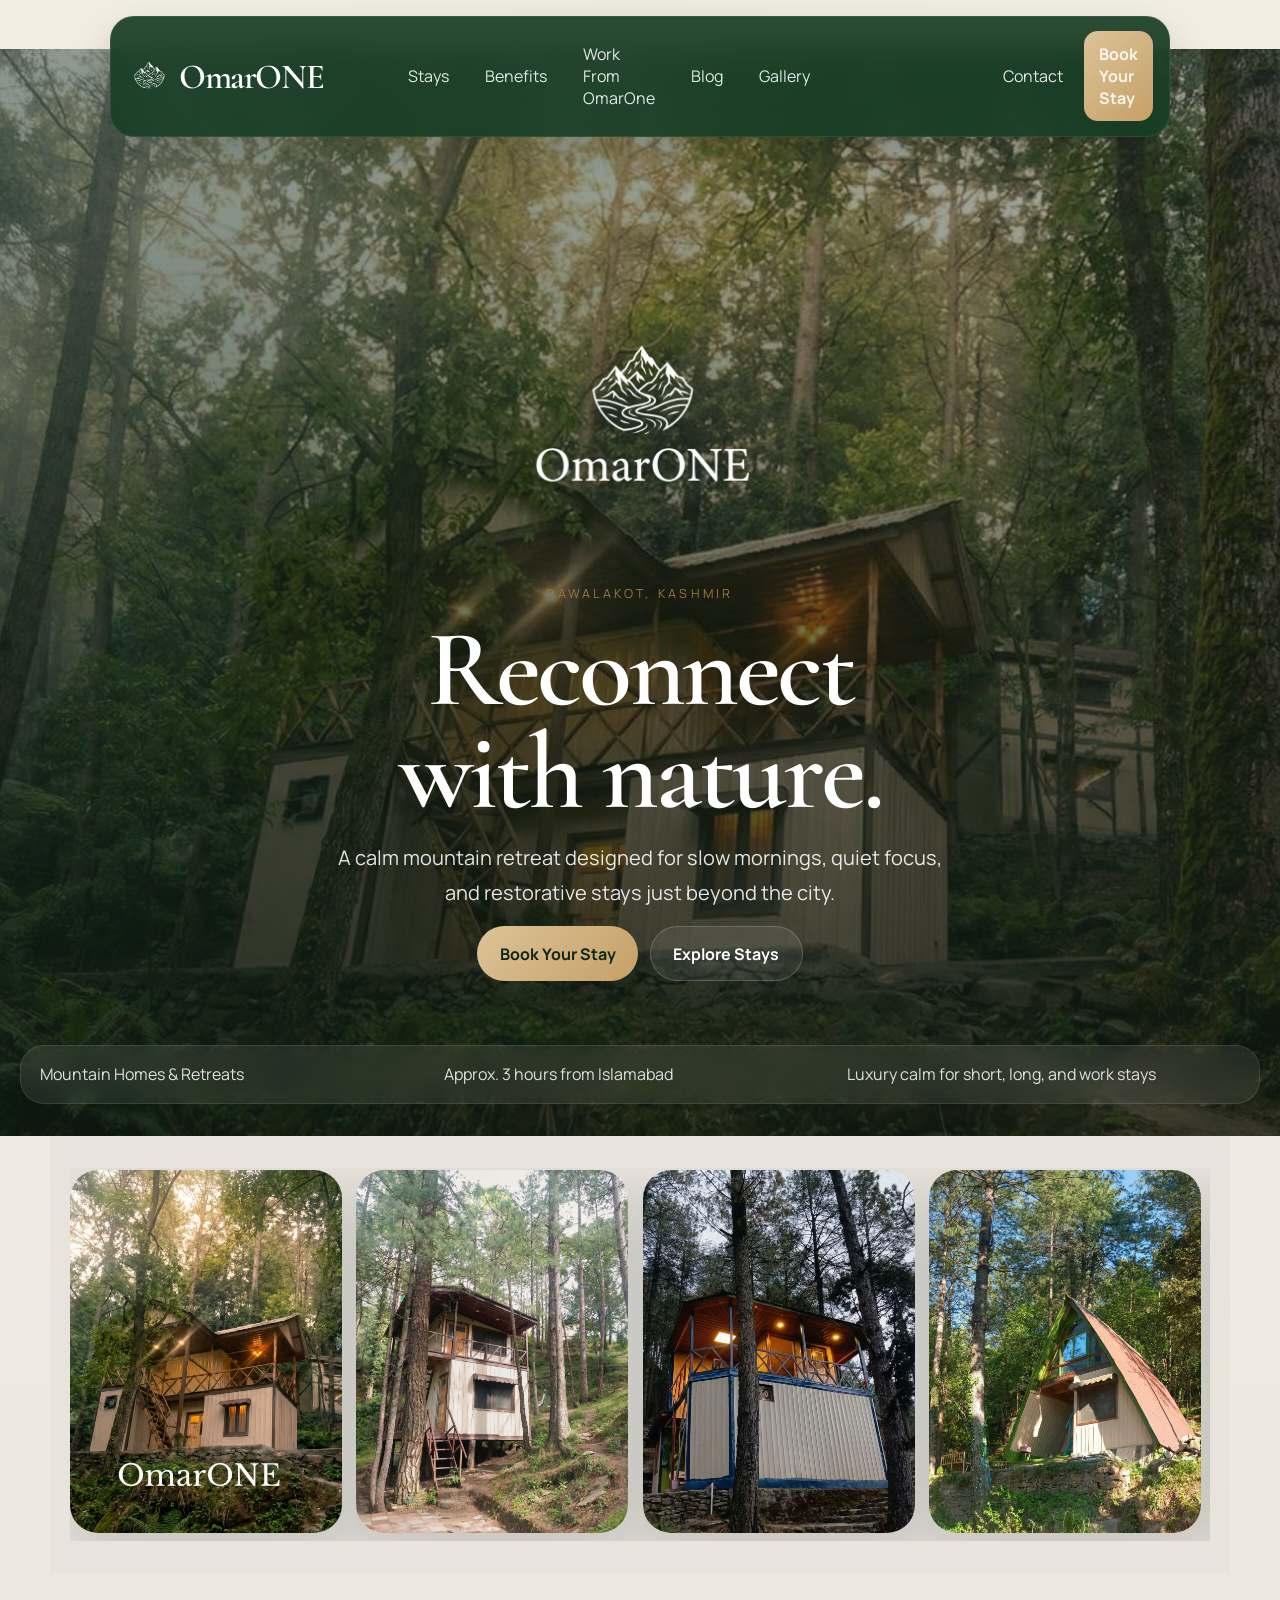
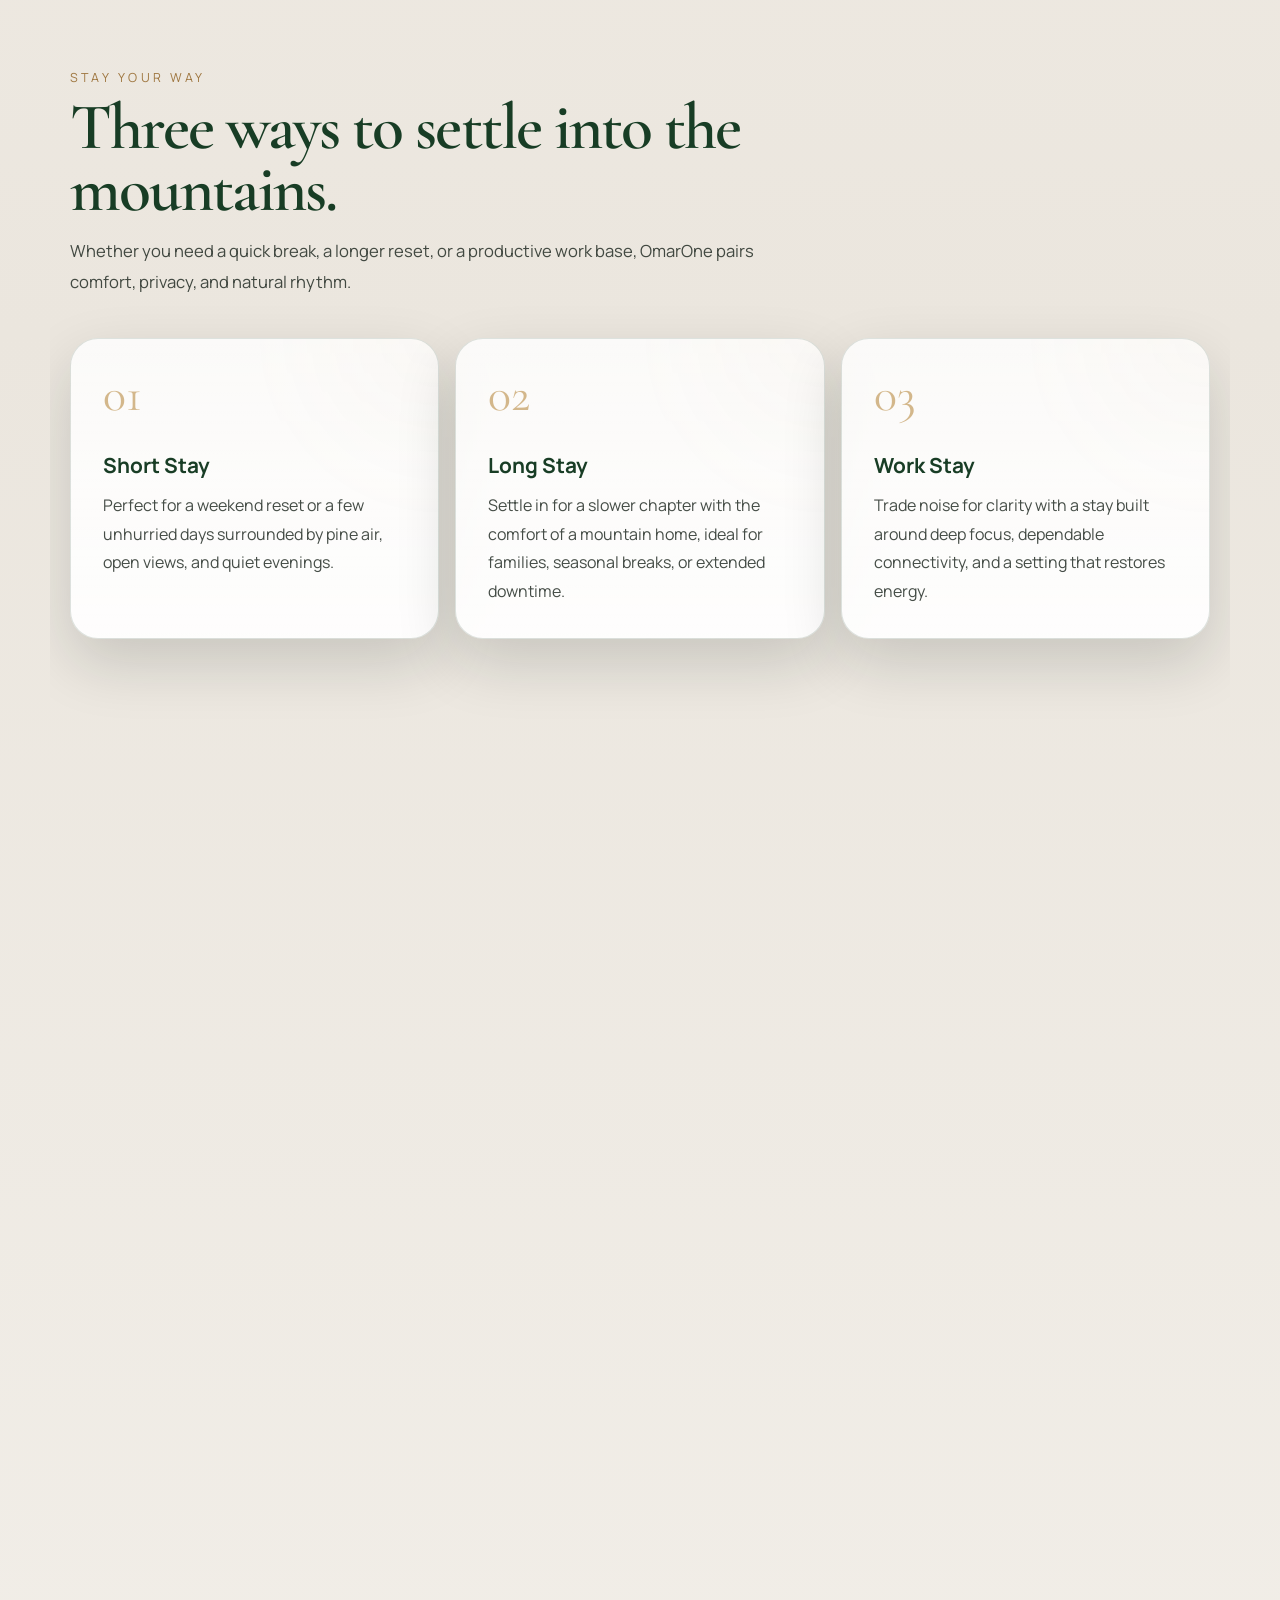
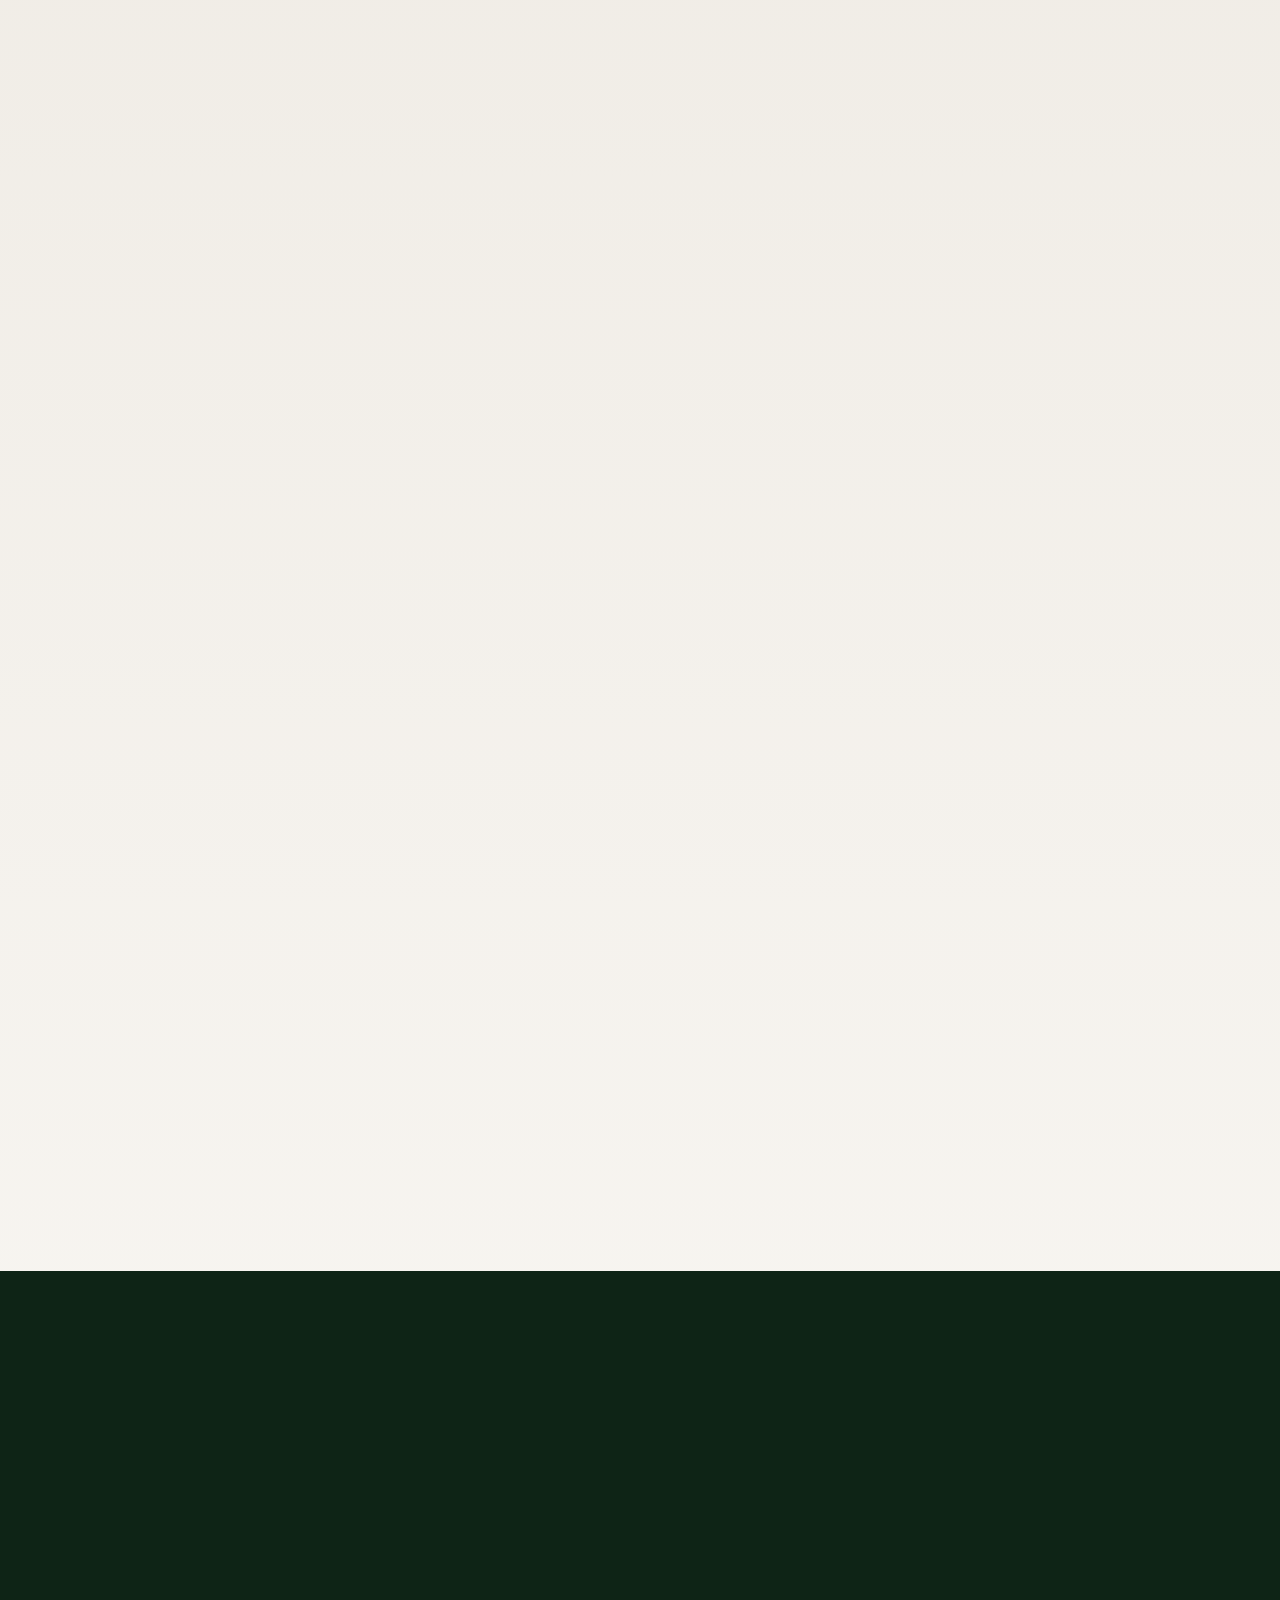
<file: index.html>
<!DOCTYPE html>
<html lang="en-PK">
<head>
  <meta charset="UTF-8">
  <meta name="viewport" content="width=device-width, initial-scale=1.0">
  <title>Luxury Mountain Retreat in Rawalakot, Kashmir | OmarOne</title>
  <meta
    name="description"
    content="Escape to OmarOne Mountain Homes & Retreats in Rawalakot, Kashmir for premium mountain stays, weekend getaways from Islamabad, and peaceful work-from-mountains retreats."
  >
  <link rel="canonical" href="https://www.omarone.com/">
  <meta name="robots" content="index, follow, max-image-preview:large, max-snippet:-1, max-video-preview:-1">
  <meta name="author" content="OmarOne Mountain Homes & Retreats">
  <meta name="theme-color" content="#183d25">
  <meta name="google-site-verification" content="P5EoCuIVaiRfA7K7hrqLCVPdj7vChwjKx9DqVXIyz_s">
  <meta property="og:site_name" content="OmarOne Mountain Homes & Retreats">
  <meta property="og:type" content="website">
  <meta property="og:locale" content="en_PK">
  <meta property="og:url" content="https://www.omarone.com/">
  <meta property="og:title" content="Luxury Mountain Retreat in Rawalakot, Kashmir | OmarOne">
  <meta property="og:description" content="Plan a premium mountain stay in Rawalakot, Kashmir with OmarOne. Ideal for weekend escapes, family retreats, and calm work-from-mountains stays near Islamabad.">
  <meta property="og:image" content="https://www.omarone.com/assets/main%20banner.png">
  <meta property="og:image:alt" content="OmarOne mountain retreat cabin in Rawalakot, Kashmir">
  <meta name="twitter:card" content="summary_large_image">
  <meta name="twitter:title" content="Luxury Mountain Retreat in Rawalakot, Kashmir | OmarOne">
  <meta name="twitter:description" content="Premium mountain stays, restorative escapes, and work-from-mountains retreats in Rawalakot, Kashmir.">
  <meta name="twitter:image" content="https://www.omarone.com/assets/main%20banner.png">
  <link rel="icon" href="assets/just icon.png">
  <link rel="preload" as="image" href="assets/optimized/main-banner.jpg" fetchpriority="high">
  <script async src="https://www.googletagmanager.com/gtag/js?id=AW-18018932946"></script>
  <script>
    window.dataLayer = window.dataLayer || [];
    function gtag(){dataLayer.push(arguments);}
    gtag('js', new Date());
    gtag('config', 'AW-18018932946');
  </script>
  <script>
    !function(f,b,e,v,n,t,s)
    {if(f.fbq)return;n=f.fbq=function(){n.callMethod?
    n.callMethod.apply(n,arguments):n.queue.push(arguments)};
    if(!f._fbq)f._fbq=n;n.push=n;n.loaded=!0;n.version='2.0';
    n.queue=[];t=b.createElement(e);t.async=!0;
    t.src=v;s=b.getElementsByTagName(e)[0];
    s.parentNode.insertBefore(t,s)}(window, document,'script',
    'https://connect.facebook.net/en_US/fbevents.js');
    fbq('init', '1400947588733806');
    fbq('track', 'PageView');
  </script>
  <link rel="preconnect" href="https://fonts.googleapis.com">
  <link rel="preconnect" href="https://fonts.gstatic.com" crossorigin>
  <link
    rel="preload"
    as="style"
    href="https://fonts.googleapis.com/css2?family=Cormorant+Garamond:wght@400;500;600;700&family=Manrope:wght@400;500;600;700;800&display=swap"
    onload="this.onload=null;this.rel='stylesheet'"
  >
  <noscript>
    <link
      href="https://fonts.googleapis.com/css2?family=Cormorant+Garamond:wght@400;500;600;700&family=Manrope:wght@400;500;600;700;800&display=swap"
      rel="stylesheet"
    >
  </noscript>
  <script type="application/ld+json">
    {
      "@context": "https://schema.org",
      "@graph": [
        {
          "@type": "WebSite",
          "@id": "https://www.omarone.com/#website",
          "url": "https://www.omarone.com/",
          "name": "OmarOne Mountain Homes & Retreats",
          "description": "Premium mountain homes and retreat stays in Rawalakot, Kashmir.",
          "inLanguage": "en-PK"
        },
        {
          "@type": "LodgingBusiness",
          "@id": "https://www.omarone.com/#lodgingbusiness",
          "name": "OmarOne Mountain Homes & Retreats",
          "url": "https://www.omarone.com/",
          "image": "https://www.omarone.com/assets/main%20banner.png",
          "telephone": "+92 332 45678 25",
          "priceRange": "PKR",
          "description": "Luxury mountain homes and retreat stays in Rawalakot, Kashmir for weekend escapes, family stays, and work-from-mountains getaways.",
          "address": {
            "@type": "PostalAddress",
            "addressLocality": "Rawalakot",
            "addressRegion": "Azad Kashmir",
            "addressCountry": "PK"
          },
          "areaServed": [
            {
              "@type": "City",
              "name": "Islamabad"
            },
            {
              "@type": "City",
              "name": "Rawalpindi"
            },
            {
              "@type": "AdministrativeArea",
              "name": "Azad Kashmir"
            }
          ],
          "amenityFeature": [
            {
              "@type": "LocationFeatureSpecification",
              "name": "Mountain Workspace",
              "value": true
            },
            {
              "@type": "LocationFeatureSpecification",
              "name": "High-Speed Internet",
              "value": true
            },
            {
              "@type": "LocationFeatureSpecification",
              "name": "Parking",
              "value": true
            },
            {
              "@type": "LocationFeatureSpecification",
              "name": "Laundry and ironing",
              "value": true
            }
          ],
          "sameAs": [
            "https://www.facebook.com/OmarOneMountainHomes/",
            "https://www.instagram.com/omaronemountainhomes/",
            "https://omaronemountainhomes.pixieset.com/"
          ]
        }
      ]
    }
  </script>
  <link rel="stylesheet" href="styles.css">
</head>
<body>
  <noscript>
    <img
      height="1"
      width="1"
      style="display:none"
      src="https://www.facebook.com/tr?id=1400947588733806&ev=PageView&noscript=1"
      alt=""
    >
  </noscript>
  <a class="skip-link" href="#main-content">Skip to content</a>

  <header class="site-header">
    <nav class="nav-shell" aria-label="Primary">
      <a class="brand-lockup" href="#top" aria-label="OmarOne home">
        <img class="brand-lockup__icon" src="assets/just icon.png" alt="" width="500" height="500">
        <span class="brand-lockup__text" aria-label="OmarOne">OmarONE</span>
      </a>

      <button
        class="nav-toggle"
        type="button"
        aria-expanded="false"
        aria-controls="site-menu"
        aria-label="Open navigation menu"
      >
        <span></span>
        <span></span>
        <span></span>
      </button>

      <div class="nav-links" id="site-menu">
        <a href="#stays">Stays</a>
        <a href="#benefits">Benefits</a>
        <a href="#work-from-omarone">Work From OmarOne</a>
        <a href="/blog/">Blog</a>
        <a class="nav-link-button" href="https://omaronemountainhomes.pixieset.com/" target="_blank" rel="noreferrer" data-meta-track="gallery-open">Gallery</a>
        <a href="#contact">Contact</a>
        <a class="nav-cta" href="https://wa.me/923324567825" target="_blank" rel="noreferrer" data-meta-track="whatsapp-click">Book Your Stay</a>
      </div>
    </nav>
  </header>

  <main id="main-content">
    <section class="hero" id="top">
      <div class="hero__backdrop"></div>
      <div class="hero__content">
        <img class="hero__logo" src="assets/complete logo with icon.png" alt="OmarOne Mountain Homes & Retreats in Rawalakot, Kashmir" width="500" height="500" loading="eager" fetchpriority="high" decoding="async">
        <p class="eyebrow">Rawalakot, Kashmir</p>
        <h1>Reconnect with nature.</h1>
        <p class="hero__lead">
          A calm mountain retreat designed for slow mornings, quiet focus, and restorative stays just beyond the city.
        </p>
        <div class="hero__actions">
          <a class="button button--primary" href="https://wa.me/923324567825" target="_blank" rel="noreferrer" data-meta-track="whatsapp-click">
            Book Your Stay
          </a>
          <a class="button button--ghost" href="#stays">Explore Stays</a>
        </div>
      </div>
      <div class="hero__details" aria-label="Retreat overview">
        <p>Mountain Homes & Retreats</p>
        <p>Approx. 3 hours from Islamabad</p>
        <p>Luxury calm for short, long, and work stays</p>
      </div>
    </section>

    <section class="hero-gallery" aria-label="OmarOne stay previews">
      <div class="hero-gallery__track">
        <figure class="hero-gallery__item">
          <img src="assets/optimized/listing-1.jpg" alt="Luxury OmarOne cabin surrounded by pine trees in Rawalakot" loading="lazy" decoding="async" fetchpriority="low">
        </figure>
        <figure class="hero-gallery__item">
          <img src="assets/optimized/listing-2.jpg" alt="Forest cabin exterior at OmarOne mountain retreat" loading="lazy" decoding="async" fetchpriority="low">
        </figure>
        <figure class="hero-gallery__item">
          <img src="assets/optimized/listing-3.jpg" alt="Illuminated OmarOne cabin in the woods at dusk" loading="lazy" decoding="async" fetchpriority="low">
        </figure>
        <figure class="hero-gallery__item">
          <img src="assets/optimized/listing-4.jpg" alt="A-frame cabin stay at OmarOne in Kashmir" loading="lazy" decoding="async" fetchpriority="low">
        </figure>
        <figure class="hero-gallery__item">
          <img src="assets/optimized/listing-5.jpg" alt="Mountain-side retreat cabin at OmarOne with valley views" loading="lazy" decoding="async" fetchpriority="low">
        </figure>
        <figure class="hero-gallery__item">
          <img src="assets/optimized/listing-6.jpg" alt="OmarOne cabin with outdoor courtyard and open space" loading="lazy" decoding="async" fetchpriority="low">
        </figure>
        <figure class="hero-gallery__item">
          <img src="assets/optimized/listing-7.jpg" alt="Forest setting around OmarOne mountain homes from above" loading="lazy" decoding="async" fetchpriority="low">
        </figure>
      </div>
    </section>

    <section class="section section--stays" id="stays">
      <div class="section-heading">
        <p class="eyebrow">Stay your way</p>
        <h2>Three ways to settle into the mountains.</h2>
        <p>
          Whether you need a quick break, a longer reset, or a productive work base, OmarOne pairs comfort, privacy, and natural rhythm.
        </p>
      </div>

      <div class="stay-grid">
        <article class="stay-card">
          <p class="stay-card__index">01</p>
          <h3>Short Stay</h3>
          <p>
            Perfect for a weekend reset or a few unhurried days surrounded by pine air, open views, and quiet evenings.
          </p>
        </article>
        <article class="stay-card">
          <p class="stay-card__index">02</p>
          <h3>Long Stay</h3>
          <p>
            Settle in for a slower chapter with the comfort of a mountain home, ideal for families, seasonal breaks, or extended downtime.
          </p>
        </article>
        <article class="stay-card">
          <p class="stay-card__index">03</p>
          <h3>Work Stay</h3>
          <p>
            Trade noise for clarity with a stay built around deep focus, dependable connectivity, and a setting that restores energy.
          </p>
        </article>
      </div>
    </section>

    <section class="section section--benefits" id="benefits">
      <div class="section-heading">
        <p class="eyebrow">Why OmarOne</p>
        <h2>Thoughtful essentials for calm, connected living.</h2>
      </div>

      <div class="benefit-grid">
        <article class="benefit-card">
          <img src="assets/icon-workspace.svg" alt="" aria-hidden="true">
          <h3>Mountain Workspace</h3>
          <p>Quiet corners, natural light, and a slower rhythm that makes focused work feel lighter.</p>
        </article>
        <article class="benefit-card">
          <img src="assets/icon-wifi.svg" alt="" aria-hidden="true">
          <h3>High-Speed Internet</h3>
          <p>Reliable Wi-Fi up to 10mbps so calls, admin, and creative flow can happen without compromise.</p>
        </article>
        <article class="benefit-card">
          <img src="assets/icon-wellness.svg" alt="" aria-hidden="true">
          <h3>Wellness & Focus</h3>
          <p>Fresh air, reduced noise, and restorative surroundings that support rest, clarity, and better routines.</p>
        </article>
      </div>
    </section>

    <section class="section section--work" id="work-from-omarone">
      <div class="work-layout">
        <div class="work-copy">
          <p class="eyebrow">Work From OmarOne</p>
          <h2>For remote workers, freelancers, and creatives craving calmer days.</h2>
          <p>
            OmarOne is built for people who want connected mountain living without losing the practical comforts of home.
            Bring your laptop, your sketchbook, or your next big idea and work from a retreat that gives you both stillness and support.
          </p>
          <a class="button button--primary" href="https://wa.me/923324567825" target="_blank" rel="noreferrer" data-meta-track="whatsapp-click">
            Inquire on WhatsApp
          </a>
        </div>

        <div class="work-side">
          <figure class="work-visual">
            <img src="assets/work from mountains.webp" alt="Work-from-mountains setting at OmarOne in Rawalakot, Kashmir" loading="lazy" decoding="async">
          </figure>
          <div class="amenities-card">
            <h3>Support Amenities</h3>
            <ul class="amenities-list">
              <li>Wi-Fi up to 10mbps</li>
              <li>Parking for cars and bikes</li>
              <li>Laundry and ironing</li>
              <li>Weekly meals and grocery packs</li>
            </ul>
          </div>
        </div>
      </div>
    </section>

    <section class="section section--contact" id="contact">
      <div class="section-heading">
        <p class="eyebrow">Contact</p>
        <h2>Plan your mountain escape.</h2>
      </div>

      <div class="contact-grid">
        <a
          class="contact-card contact-card--link"
          href="https://maps.app.goo.gl/iXpZPbL6EjSSsv6q6"
          target="_blank"
          rel="noreferrer"
          data-meta-track="map-click"
          aria-label="Open OmarOne location in Google Maps"
        >
          <img class="contact-card__icon" src="assets/google-maps.png" alt="" aria-hidden="true">
          <h3>Visit</h3>
          <p>Rawalakot, Kashmir</p>
          <p>Approx. 3 hours from Islamabad</p>
          <span class="text-link">Open in Google Maps</span>
        </a>

        <a
          class="contact-card contact-card--link"
          href="https://wa.me/923324567825"
          target="_blank"
          rel="noreferrer"
          data-meta-track="whatsapp-click"
          aria-label="Contact OmarOne on WhatsApp"
        >
          <img class="contact-card__icon" src="assets/whatsapp.png" alt="" aria-hidden="true">
          <h3>Reach Us</h3>
          <p>+92 332 45678 25</p>
          <p><span class="text-link">WhatsApp inquiries</span></p>
        </a>

        <article class="contact-card">
          <h3>Office Hours</h3>
          <p>Monday to Friday: 9:00 am to 6:00 pm</p>
          <p>Saturday to Sunday: 9:00 am to 12 noon</p>
        </article>
      </div>
    </section>
  </main>

  <footer class="site-footer">
    <div class="footer-brand">
      <img src="assets/complete logo with icon.png" alt="OmarOne Mountain Homes & Retreats" width="500" height="500" loading="lazy" decoding="async">
      <p>Mountain homes and retreats designed for restorative stays in Rawalakot, Kashmir.</p>
    </div>

    <div class="footer-links">
      <a href="#stays">Stays</a>
      <a href="#benefits">Benefits</a>
      <a href="#work-from-omarone">Work From OmarOne</a>
      <a href="/blog/">Blog</a>
      <a class="footer-link-button" href="https://omaronemountainhomes.pixieset.com/" target="_blank" rel="noreferrer" data-meta-track="gallery-open">Gallery</a>
      <a href="#contact">Contact</a>
    </div>

    <div class="footer-socials" aria-label="Social links">
      <a href="https://wa.me/923324567825" target="_blank" rel="noreferrer" aria-label="Contact on WhatsApp" data-meta-track="whatsapp-click">
        <img src="assets/whatsapp.png" alt="">
      </a>
      <a href="https://www.facebook.com/OmarOneMountainHomes/" target="_blank" rel="noreferrer" aria-label="Visit OmarOne on Facebook">
        <img src="assets/social-facebook.svg" alt="">
      </a>
      <a href="https://www.instagram.com/omaronemountainhomes/" target="_blank" rel="noreferrer" aria-label="Visit OmarOne on Instagram">
        <img src="assets/social-instagram.svg" alt="">
      </a>
    </div>
  </footer>

  <script src="script.js"></script>
</body>
</html>
</file>
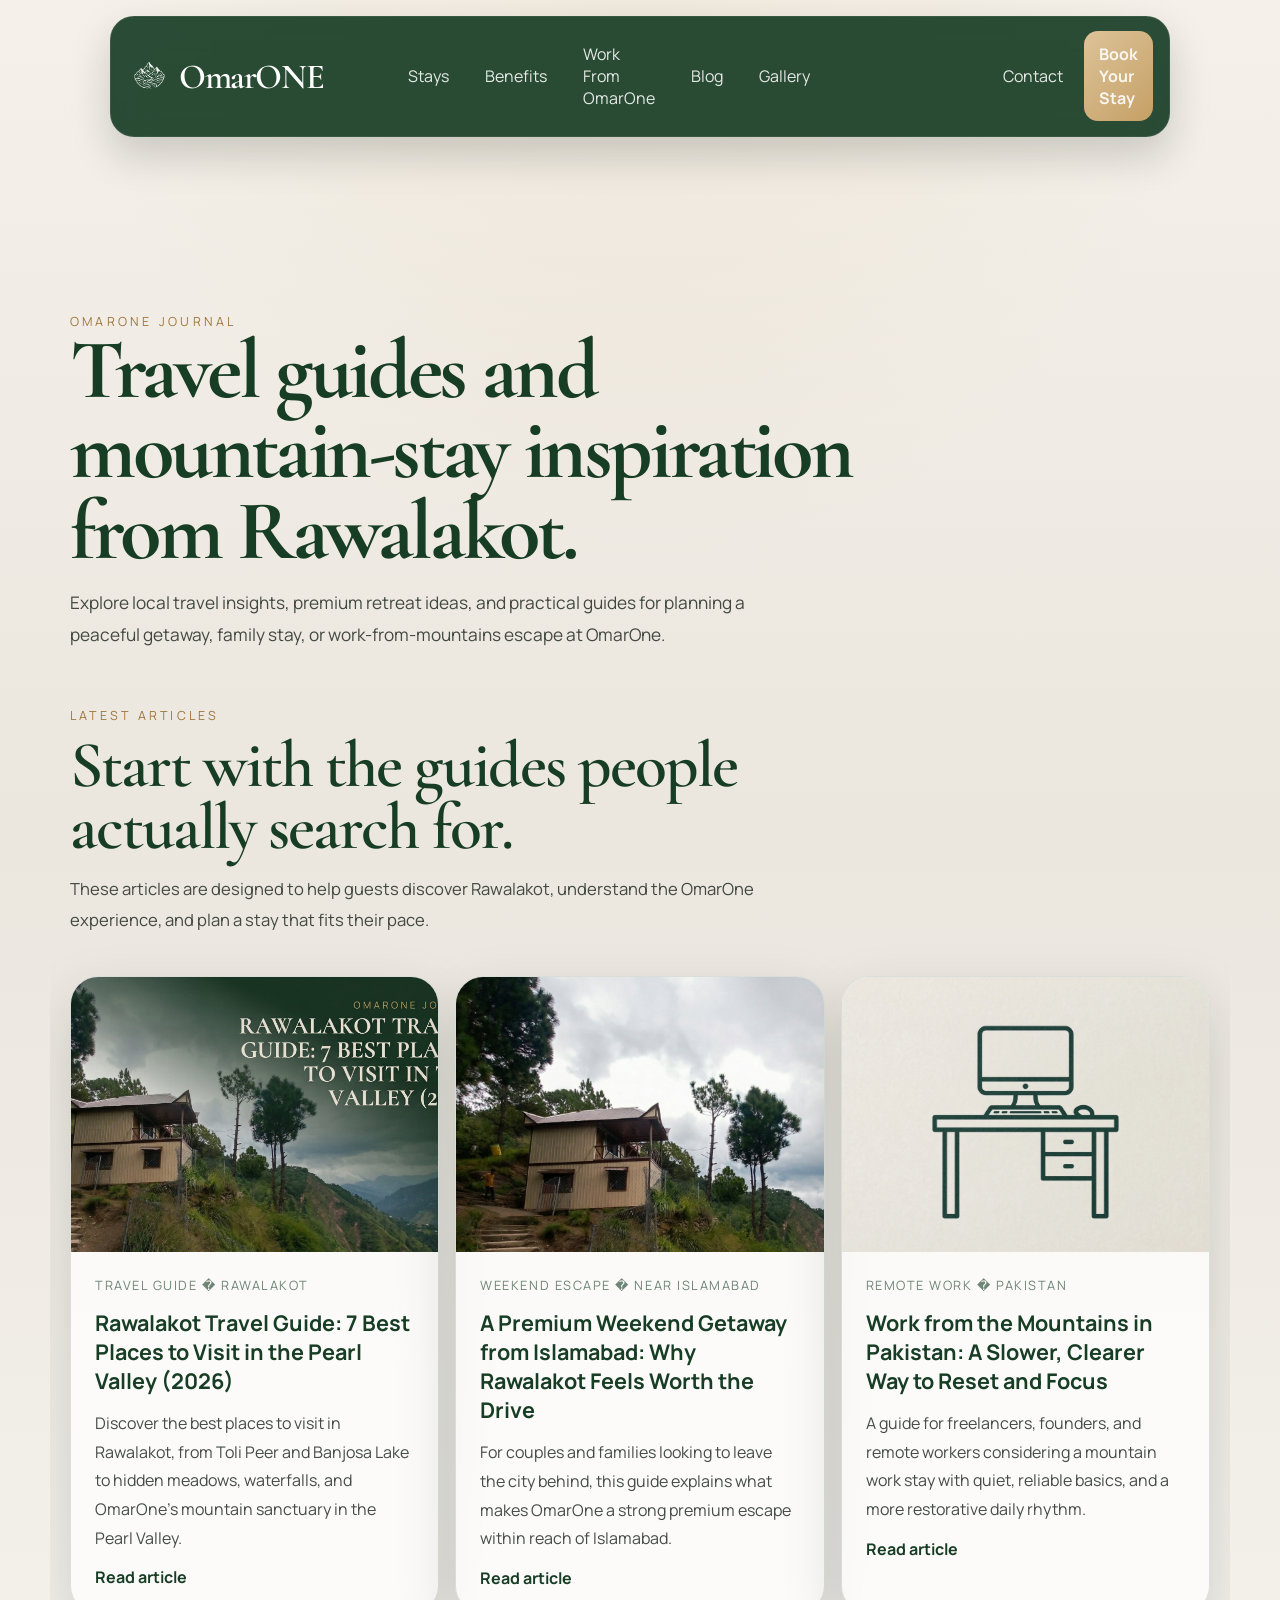
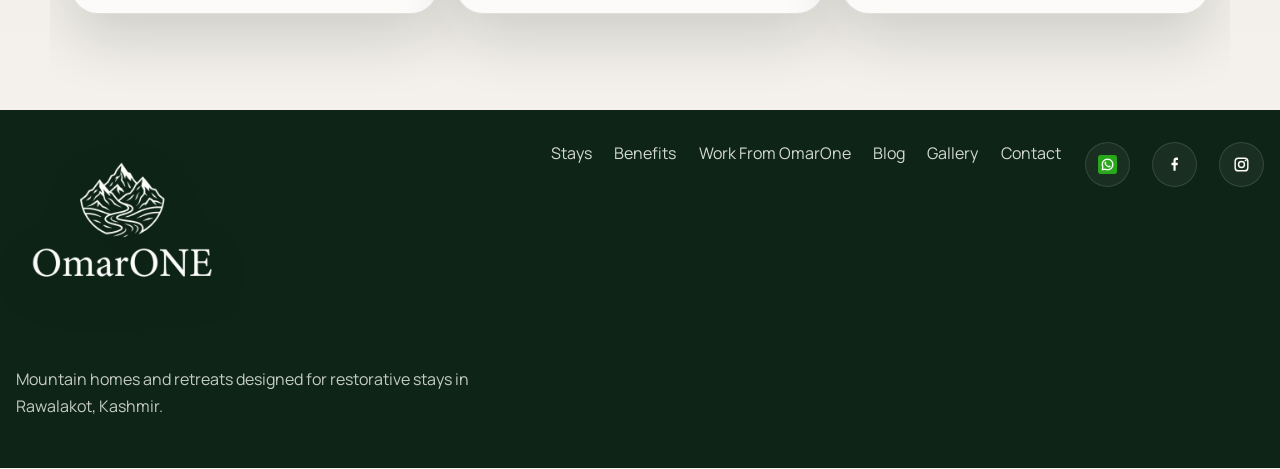
<file: blog/index.html>
<!DOCTYPE html>
<html lang="en-PK">
<head>
  <meta charset="UTF-8">
  <meta name="viewport" content="width=device-width, initial-scale=1.0">
  <title>OmarOne Blog | Rawalakot Guides, Luxury Stays & Mountain Retreat Ideas</title>
  <meta name="description" content="Read OmarOne guides on Rawalakot travel, luxury mountain stays, weekend getaways from Islamabad, and work-from-mountains life in Kashmir.">
  <link rel="canonical" href="https://www.omarone.com/blog/">
  <meta name="robots" content="index, follow, max-image-preview:large, max-snippet:-1, max-video-preview:-1">
  <meta property="og:site_name" content="OmarOne Mountain Homes & Retreats">
  <meta property="og:type" content="website">
  <meta property="og:locale" content="en_PK">
  <meta property="og:url" content="https://www.omarone.com/blog/">
  <meta property="og:title" content="OmarOne Blog | Rawalakot Guides, Luxury Stays & Mountain Retreat Ideas">
  <meta property="og:description" content="Explore local travel guides, premium stay inspiration, and mountain retreat ideas from OmarOne in Rawalakot, Kashmir.">
  <meta property="og:image" content="https://www.omarone.com/blog/blog-images/march/rawalakot/rawalakot_omarone_mountain_homes_blog_001.jpg">
  <meta property="og:image:alt" content="OmarOne mountain home in Rawalakot surrounded by pine forest">
  <meta name="twitter:card" content="summary_large_image">
  <meta name="twitter:title" content="OmarOne Blog | Rawalakot Guides, Luxury Stays & Mountain Retreat Ideas">
  <meta name="twitter:description" content="Travel guides and premium mountain-stay inspiration from OmarOne in Rawalakot, Kashmir.">
  <meta name="twitter:image" content="https://www.omarone.com/blog/blog-images/march/rawalakot/rawalakot_omarone_mountain_homes_blog_001.jpg">
  <link rel="icon" href="../assets/just icon.png">
  <link rel="preconnect" href="https://fonts.googleapis.com">
  <link rel="preconnect" href="https://fonts.gstatic.com" crossorigin>
  <link href="https://fonts.googleapis.com/css2?family=Cormorant+Garamond:wght@400;500;600;700&family=Manrope:wght@400;500;600;700;800&display=swap" rel="stylesheet">
  <script type="application/ld+json">
    {
      "@context": "https://schema.org",
      "@type": "Blog",
      "@id": "https://www.omarone.com/blog/#blog",
      "url": "https://www.omarone.com/blog/",
      "name": "OmarOne Blog",
      "description": "Travel guides, retreat ideas, and Rawalakot stay inspiration from OmarOne Mountain Homes & Retreats.",
      "publisher": {
        "@type": "Organization",
        "name": "OmarOne Mountain Homes & Retreats",
        "url": "https://www.omarone.com/"
      }
    }
  </script>
  <link rel="stylesheet" href="../styles.css">
</head>
<body class="blog-page">
  <a class="skip-link" href="#main-content">Skip to content</a>

  <header class="site-header">
    <nav class="nav-shell" aria-label="Primary">
      <a class="brand-lockup" href="/" aria-label="OmarOne home">
        <img class="brand-lockup__icon" src="../assets/just icon.png" alt="">
        <span class="brand-lockup__text" aria-label="OmarOne">OmarONE</span>
      </a>

      <button
        class="nav-toggle"
        type="button"
        aria-expanded="false"
        aria-controls="site-menu"
        aria-label="Open navigation menu"
      >
        <span></span>
        <span></span>
        <span></span>
      </button>

      <div class="nav-links" id="site-menu">
        <a href="/#stays">Stays</a>
        <a href="/#benefits">Benefits</a>
        <a href="/#work-from-omarone">Work From OmarOne</a>
        <a href="/blog/">Blog</a>
        <a class="nav-link-button" href="https://omaronemountainhomes.pixieset.com/" target="_blank" rel="noreferrer" data-meta-track="gallery-open">Gallery</a>
        <a href="/#contact">Contact</a>
        <a class="nav-cta" href="https://wa.me/923324567825" target="_blank" rel="noreferrer" data-meta-track="whatsapp-click">Book Your Stay</a>
      </div>
    </nav>
  </header>

  <main id="main-content">
    <section class="blog-hero">
      <div class="blog-hero__copy">
        <p class="eyebrow">OmarOne Journal</p>
        <h1>Travel guides and mountain-stay inspiration from Rawalakot.</h1>
        <p>
          Explore local travel insights, premium retreat ideas, and practical guides for planning a peaceful getaway,
          family stay, or work-from-mountains escape at OmarOne.
        </p>
      </div>
    </section>

    <section class="section section--blog-index" aria-labelledby="blog-posts-title">
      <div class="section-heading">
        <p class="eyebrow">Latest articles</p>
        <h2 id="blog-posts-title">Start with the guides people actually search for.</h2>
        <p>
          These articles are designed to help guests discover Rawalakot, understand the OmarOne experience,
          and plan a stay that fits their pace.
        </p>
      </div>

      <div class="blog-grid">
        <article class="blog-card">
          <a class="blog-card__media" href="/blog/rawalakot-travel-guide/">
            <img src="./blog-images/march/rawalakot/rawalakot_omarone_mountain_homes_blog_001.jpg" alt="OmarOne mountain home in Rawalakot surrounded by pine forest" loading="lazy" decoding="async">
          </a>
          <div class="blog-card__body">
            <p class="blog-card__meta">Travel Guide � Rawalakot</p>
            <h3><a href="/blog/rawalakot-travel-guide/">Rawalakot Travel Guide: 7 Best Places to Visit in the Pearl Valley (2026)</a></h3>
            <p>
              Discover the best places to visit in Rawalakot, from Toli Peer and Banjosa Lake to hidden meadows,
              waterfalls, and OmarOne's mountain sanctuary in the Pearl Valley.
            </p>
            <a class="text-link" href="/blog/rawalakot-travel-guide/">Read article</a>
          </div>
        </article>

        <article class="blog-card">
          <a class="blog-card__media" href="/blog/weekend-getaway-from-islamabad/">
            <img src="../assets/website listing images/3,4/Untitled design/5.png" alt="Mountain-side OmarOne cabin for a weekend escape" loading="lazy" decoding="async">
          </a>
          <div class="blog-card__body">
            <p class="blog-card__meta">Weekend Escape � Near Islamabad</p>
            <h3><a href="/blog/weekend-getaway-from-islamabad/">A Premium Weekend Getaway from Islamabad: Why Rawalakot Feels Worth the Drive</a></h3>
            <p>
              For couples and families looking to leave the city behind, this guide explains what makes OmarOne a
              strong premium escape within reach of Islamabad.
            </p>
            <a class="text-link" href="/blog/weekend-getaway-from-islamabad/">Read article</a>
          </div>
        </article>

        <article class="blog-card">
          <a class="blog-card__media" href="/blog/work-from-mountains-pakistan/">
            <img src="../assets/work from mountains.webp" alt="Remote work setup and mountain surroundings at OmarOne" loading="lazy" decoding="async">
          </a>
          <div class="blog-card__body">
            <p class="blog-card__meta">Remote Work � Pakistan</p>
            <h3><a href="/blog/work-from-mountains-pakistan/">Work from the Mountains in Pakistan: A Slower, Clearer Way to Reset and Focus</a></h3>
            <p>
              A guide for freelancers, founders, and remote workers considering a mountain work stay with quiet,
              reliable basics, and a more restorative daily rhythm.
            </p>
            <a class="text-link" href="/blog/work-from-mountains-pakistan/">Read article</a>
          </div>
        </article>
      </div>
    </section>
  </main>

  <footer class="site-footer">
    <div class="footer-brand">
      <img src="../assets/complete logo with icon.png" alt="OmarOne Mountain Homes & Retreats">
      <p>Mountain homes and retreats designed for restorative stays in Rawalakot, Kashmir.</p>
    </div>

    <div class="footer-links">
      <a href="/#stays">Stays</a>
      <a href="/#benefits">Benefits</a>
      <a href="/#work-from-omarone">Work From OmarOne</a>
      <a href="/blog/">Blog</a>
      <a class="footer-link-button" href="https://omaronemountainhomes.pixieset.com/" target="_blank" rel="noreferrer" data-meta-track="gallery-open">Gallery</a>
      <a href="/#contact">Contact</a>
    </div>

    <div class="footer-socials" aria-label="Social links">
      <a href="https://wa.me/923324567825" target="_blank" rel="noreferrer" aria-label="Contact on WhatsApp" data-meta-track="whatsapp-click">
        <img src="../assets/whatsapp.png" alt="">
      </a>
      <a href="https://www.facebook.com/OmarOneMountainHomes/" target="_blank" rel="noreferrer" aria-label="Visit OmarOne on Facebook">
        <img src="../assets/social-facebook.svg" alt="">
      </a>
      <a href="https://www.instagram.com/omaronemountainhomes/" target="_blank" rel="noreferrer" aria-label="Visit OmarOne on Instagram">
        <img src="../assets/social-instagram.svg" alt="">
      </a>
    </div>
  </footer>

  <script src="../script.js"></script>
</body>
</html>
</file>
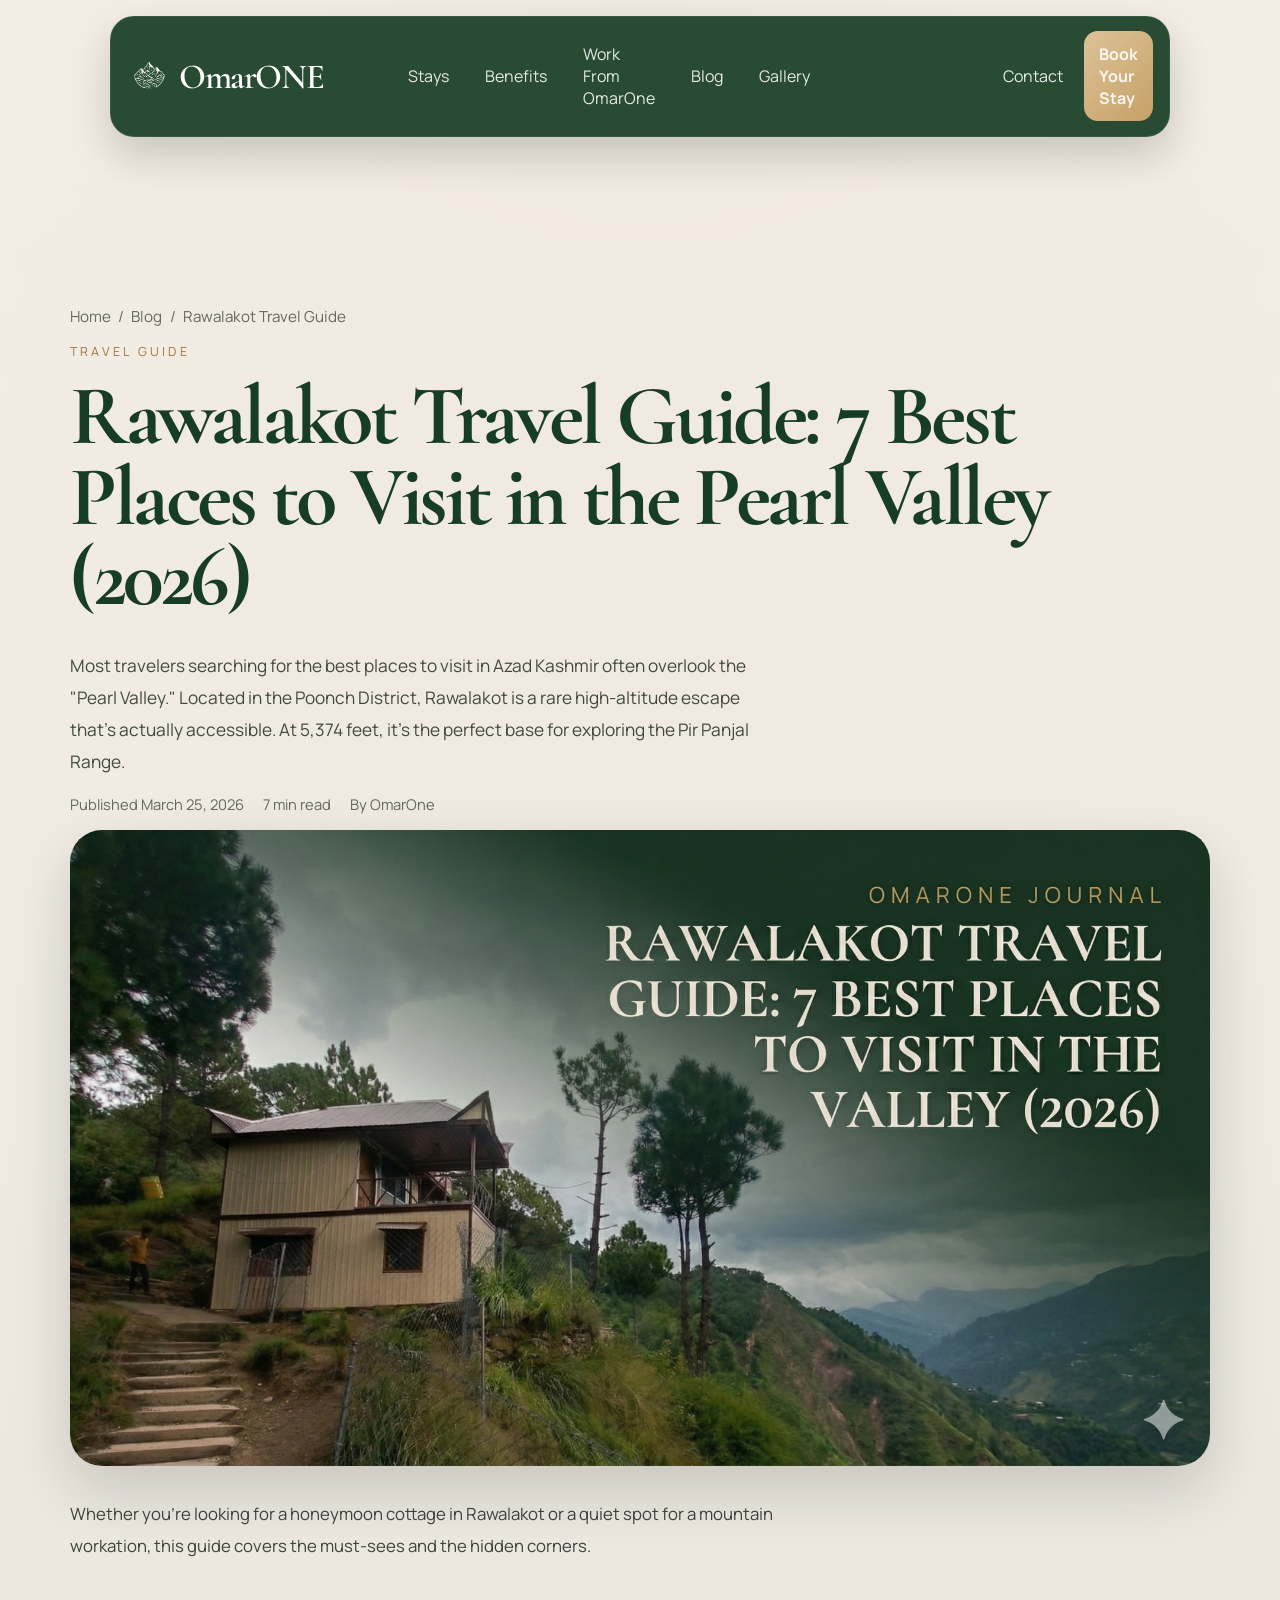
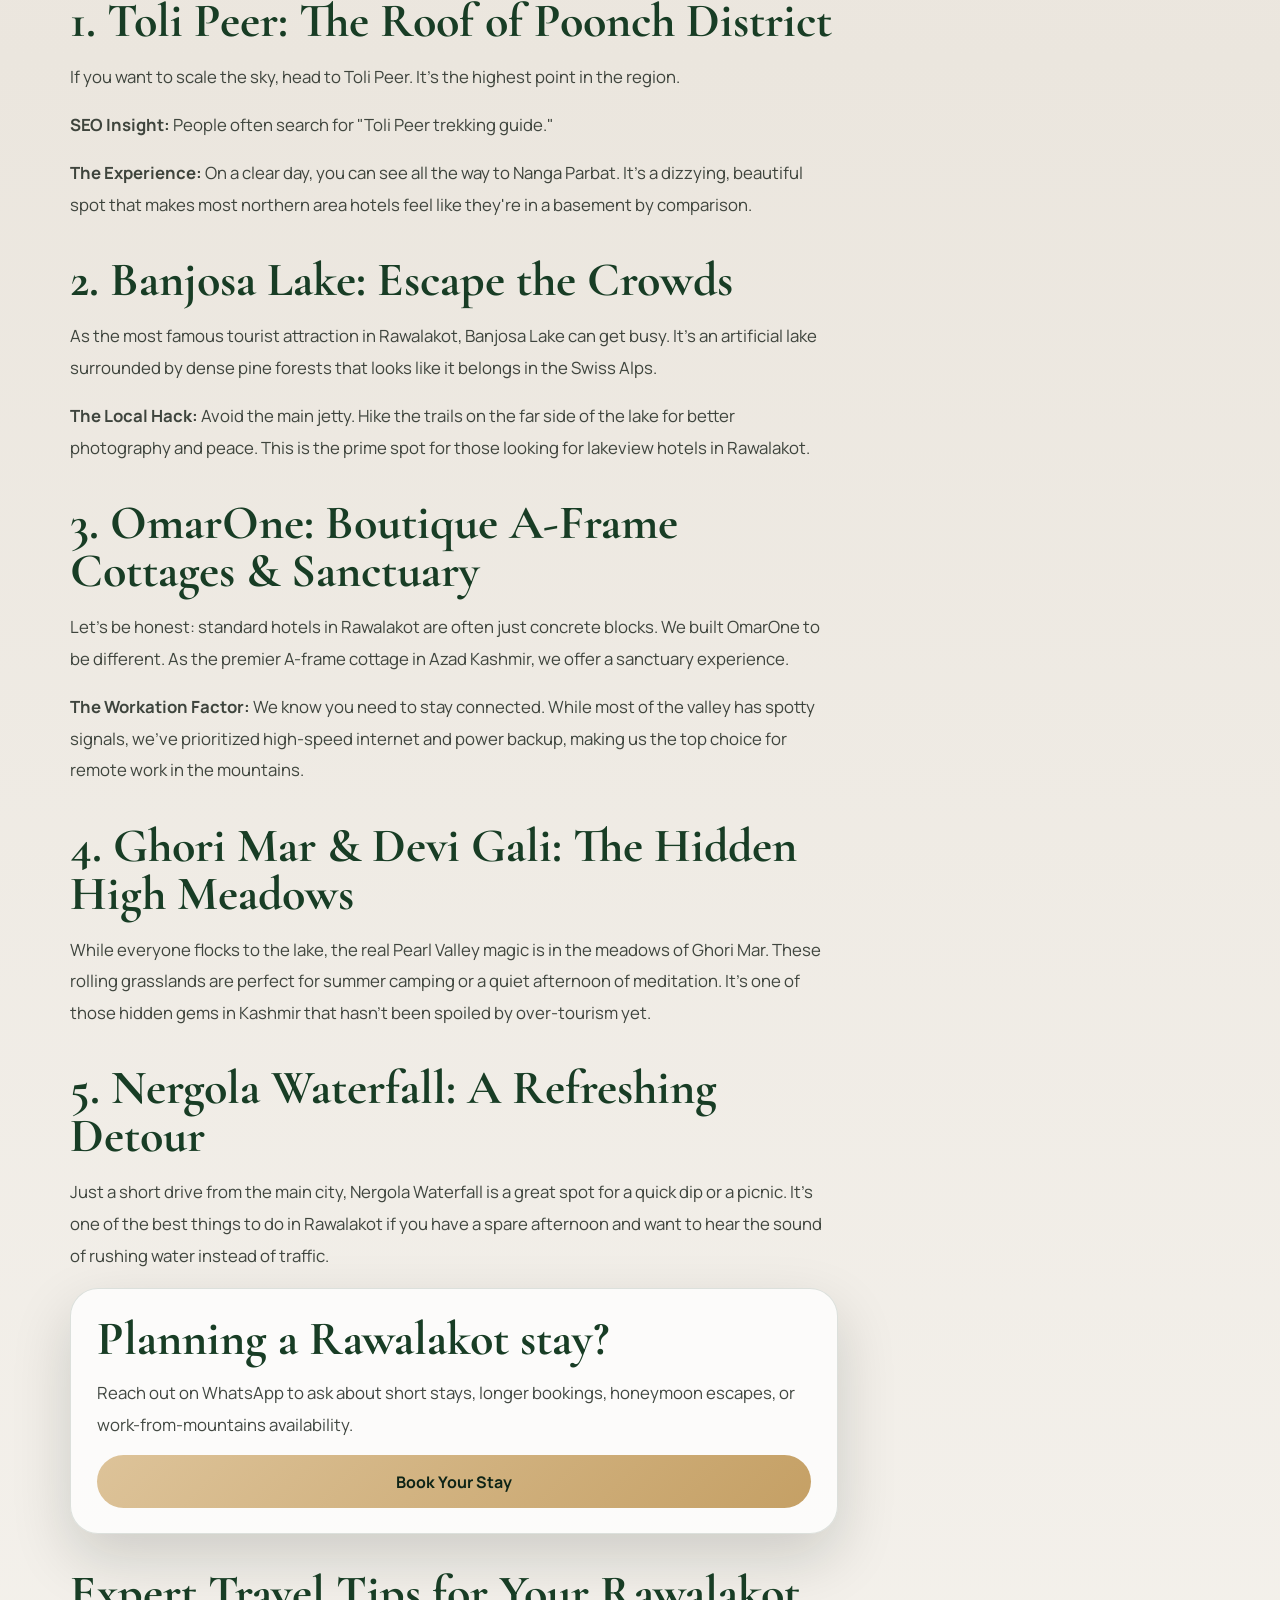
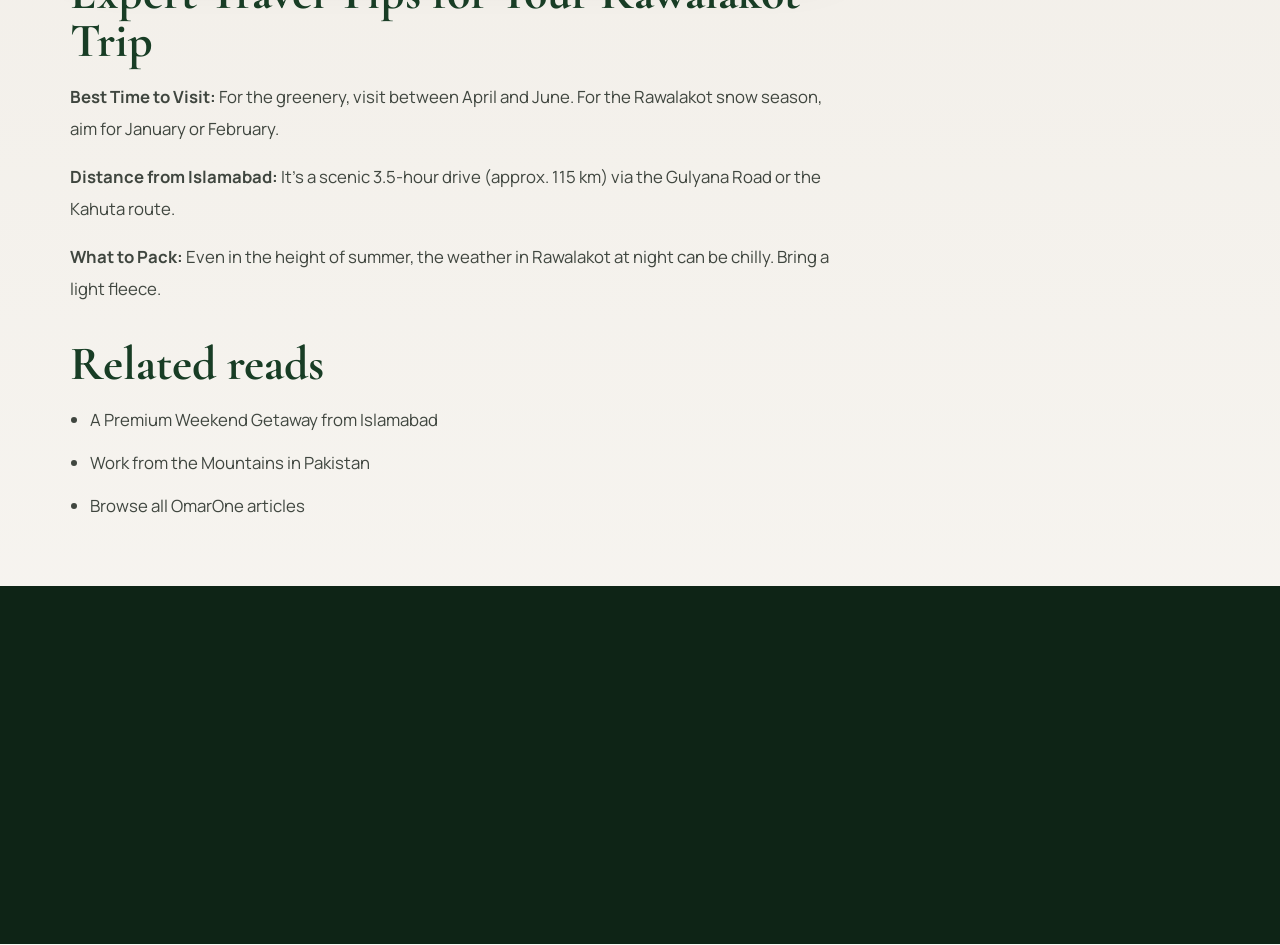
<file: blog/rawalakot-travel-guide/index.html>
<!DOCTYPE html>
<html lang="en-PK">
<head>
  <meta charset="UTF-8">
  <meta name="viewport" content="width=device-width, initial-scale=1.0">
  <title>Rawalakot Travel Guide: 7 Best Places to Visit in the Pearl Valley (2026) | OmarOne</title>
  <meta name="description" content="Explore the best places to visit in Rawalakot, from Toli Peer and Banjosa Lake to hidden meadows, waterfalls, and OmarOne's premium mountain retreat in the Pearl Valley.">
  <link rel="canonical" href="https://www.omarone.com/blog/rawalakot-travel-guide/">
  <meta name="robots" content="index, follow, max-image-preview:large, max-snippet:-1, max-video-preview:-1">
  <meta property="og:site_name" content="OmarOne Mountain Homes & Retreats">
  <meta property="og:type" content="article">
  <meta property="og:locale" content="en_PK">
  <meta property="og:url" content="https://www.omarone.com/blog/rawalakot-travel-guide/">
  <meta property="og:title" content="Rawalakot Travel Guide: 7 Best Places to Visit in the Pearl Valley (2026) | OmarOne">
  <meta property="og:description" content="A premium travel guide to Rawalakot covering Toli Peer, Banjosa Lake, hidden meadows, Nergola Waterfall, and OmarOne in the Pearl Valley.">
  <meta property="og:image" content="https://www.omarone.com/blog/blog-images/march/rawalakot/rawalakot_omarone_mountain_homes_blog_001.jpg">
  <meta property="og:image:alt" content="OmarOne mountain home in Rawalakot surrounded by pine forest">
  <meta name="twitter:card" content="summary_large_image">
  <meta name="twitter:title" content="Rawalakot Travel Guide: 7 Best Places to Visit in the Pearl Valley (2026) | OmarOne">
  <meta name="twitter:description" content="Discover the best places to visit in Rawalakot and plan a premium mountain stay in the Pearl Valley.">
  <meta name="twitter:image" content="https://www.omarone.com/blog/blog-images/march/rawalakot/rawalakot_omarone_mountain_homes_blog_001.jpg">
  <link rel="icon" href="../../assets/just icon.png">
  <link rel="preconnect" href="https://fonts.googleapis.com">
  <link rel="preconnect" href="https://fonts.gstatic.com" crossorigin>
  <link href="https://fonts.googleapis.com/css2?family=Cormorant+Garamond:wght@400;500;600;700&family=Manrope:wght@400;500;600;700;800&display=swap" rel="stylesheet">
  <script type="application/ld+json">
    {
      "@context": "https://schema.org",
      "@graph": [
        {
          "@type": "BreadcrumbList",
          "itemListElement": [
            {"@type": "ListItem", "position": 1, "name": "Home", "item": "https://www.omarone.com/"},
            {"@type": "ListItem", "position": 2, "name": "Blog", "item": "https://www.omarone.com/blog/"},
            {"@type": "ListItem", "position": 3, "name": "Rawalakot Travel Guide: 7 Best Places to Visit in the Pearl Valley (2026)", "item": "https://www.omarone.com/blog/rawalakot-travel-guide/"}
          ]
        },
        {
          "@type": "BlogPosting",
          "headline": "Rawalakot Travel Guide: 7 Best Places to Visit in the Pearl Valley (2026)",
          "description": "A premium travel guide to Rawalakot covering Toli Peer, Banjosa Lake, hidden meadows, Nergola Waterfall, and OmarOne in the Pearl Valley.",
          "image": "https://www.omarone.com/blog/blog-images/march/rawalakot/rawalakot_omarone_mountain_homes_blog_001.jpg",
          "datePublished": "2026-03-25",
          "dateModified": "2026-03-25",
          "author": {"@type": "Organization", "name": "OmarOne Mountain Homes & Retreats"},
          "publisher": {"@type": "Organization", "name": "OmarOne Mountain Homes & Retreats"},
          "mainEntityOfPage": "https://www.omarone.com/blog/rawalakot-travel-guide/"
        }
      ]
    }
  </script>
  <link rel="stylesheet" href="../../styles.css">
</head>
<body class="article-page">
  <a class="skip-link" href="#main-content">Skip to content</a>
  <header class="site-header">
    <nav class="nav-shell" aria-label="Primary">
      <a class="brand-lockup" href="/" aria-label="OmarOne home">
        <img class="brand-lockup__icon" src="../../assets/just icon.png" alt="">
        <span class="brand-lockup__text" aria-label="OmarOne">OmarONE</span>
      </a>
      <button class="nav-toggle" type="button" aria-expanded="false" aria-controls="site-menu" aria-label="Open navigation menu">
        <span></span><span></span><span></span>
      </button>
      <div class="nav-links" id="site-menu">
        <a href="/#stays">Stays</a>
        <a href="/#benefits">Benefits</a>
        <a href="/#work-from-omarone">Work From OmarOne</a>
        <a href="/blog/">Blog</a>
        <a class="nav-link-button" href="https://omaronemountainhomes.pixieset.com/" target="_blank" rel="noreferrer" data-meta-track="gallery-open">Gallery</a>
        <a href="/#contact">Contact</a>
        <a class="nav-cta" href="https://wa.me/923324567825" target="_blank" rel="noreferrer" data-meta-track="whatsapp-click">Book Your Stay</a>
      </div>
    </nav>
  </header>
  <main id="main-content">
    <article class="article-shell">
      <nav class="breadcrumb" aria-label="Breadcrumb">
        <a href="/">Home</a><span>/</span><a href="/blog/">Blog</a><span>/</span><span>Rawalakot Travel Guide</span>
      </nav>
      <header class="article-hero">
        <p class="eyebrow">Travel Guide</p>
        <h1>Rawalakot Travel Guide: 7 Best Places to Visit in the Pearl Valley (2026)</h1>
        <p class="article-lead">
          Most travelers searching for the best places to visit in Azad Kashmir often overlook the "Pearl Valley."
          Located in the Poonch District, Rawalakot is a rare high-altitude escape that's actually accessible. At
          5,374 feet, it's the perfect base for exploring the Pir Panjal Range.
        </p>
        <div class="article-meta"><span>Published March 25, 2026</span><span>7 min read</span><span>By OmarOne</span></div>
        <figure class="article-image">
          <img src="../blog-images/march/rawalakot/rawalakot_omarone_mountain_homes_blog_001.jpg" alt="OmarOne mountain home in Rawalakot surrounded by pine forest" loading="eager" decoding="async">
        </figure>
      </header>
      <div class="article-prose">
        <p>
          Whether you're looking for a honeymoon cottage in Rawalakot or a quiet spot for a mountain workation, this
          guide covers the must-sees and the hidden corners.
        </p>
        <h2>1. Toli Peer: The Roof of Poonch District</h2>
        <p>
          If you want to scale the sky, head to Toli Peer. It's the highest point in the region.
        </p>
        <p>
          <strong>SEO Insight:</strong> People often search for "Toli Peer trekking guide."
        </p>
        <p>
          <strong>The Experience:</strong> On a clear day, you can see all the way to Nanga Parbat. It's a dizzying,
          beautiful spot that makes most northern area hotels feel like they're in a basement by comparison.
        </p>
        <h2>2. Banjosa Lake: Escape the Crowds</h2>
        <p>
          As the most famous tourist attraction in Rawalakot, Banjosa Lake can get busy. It's an artificial lake
          surrounded by dense pine forests that looks like it belongs in the Swiss Alps.
        </p>
        <p>
          <strong>The Local Hack:</strong> Avoid the main jetty. Hike the trails on the far side of the lake for better
          photography and peace. This is the prime spot for those looking for lakeview hotels in Rawalakot.
        </p>
        <h2>3. OmarOne: Boutique A-Frame Cottages &amp; Sanctuary</h2>
        <p>
          Let's be honest: standard hotels in Rawalakot are often just concrete blocks. We built OmarOne to be
          different. As the premier A-frame cottage in Azad Kashmir, we offer a sanctuary experience.
        </p>
        <p>
          <strong>The Workation Factor:</strong> We know you need to stay connected. While most of the valley has spotty
          signals, we've prioritized high-speed internet and power backup, making us the top choice for remote work in
          the mountains.
        </p>
        <h2>4. Ghori Mar &amp; Devi Gali: The Hidden High Meadows</h2>
        <p>
          While everyone flocks to the lake, the real Pearl Valley magic is in the meadows of Ghori Mar. These rolling
          grasslands are perfect for summer camping or a quiet afternoon of meditation. It's one of those hidden gems in
          Kashmir that hasn't been spoiled by over-tourism yet.
        </p>
        <h2>5. Nergola Waterfall: A Refreshing Detour</h2>
        <p>
          Just a short drive from the main city, Nergola Waterfall is a great spot for a quick dip or a picnic. It's one
          of the best things to do in Rawalakot if you have a spare afternoon and want to hear the sound of rushing
          water instead of traffic.
        </p>
        <div class="article-callout">
          <h2>Planning a Rawalakot stay?</h2>
          <p>Reach out on WhatsApp to ask about short stays, longer bookings, honeymoon escapes, or work-from-mountains availability.</p>
          <a class="button button--primary" href="https://wa.me/923324567825" target="_blank" rel="noreferrer" data-meta-track="whatsapp-click">Book Your Stay</a>
        </div>
        <h2>Expert Travel Tips for Your Rawalakot Trip</h2>
        <p>
          <strong>Best Time to Visit:</strong> For the greenery, visit between April and June. For the Rawalakot snow
          season, aim for January or February.
        </p>
        <p>
          <strong>Distance from Islamabad:</strong> It's a scenic 3.5-hour drive (approx. 115 km) via the Gulyana Road
          or the Kahuta route.
        </p>
        <p>
          <strong>What to Pack:</strong> Even in the height of summer, the weather in Rawalakot at night can be chilly.
          Bring a light fleece.
        </p>
        <h2>Related reads</h2>
        <ul class="article-links">
          <li><a href="/blog/weekend-getaway-from-islamabad/">A Premium Weekend Getaway from Islamabad</a></li>
          <li><a href="/blog/work-from-mountains-pakistan/">Work from the Mountains in Pakistan</a></li>
          <li><a href="/blog/">Browse all OmarOne articles</a></li>
        </ul>
      </div>
    </article>
  </main>
  <footer class="site-footer">
    <div class="footer-brand">
      <img src="../../assets/complete logo with icon.png" alt="OmarOne Mountain Homes & Retreats">
      <p>Mountain homes and retreats designed for restorative stays in Rawalakot, Kashmir.</p>
    </div>
    <div class="footer-links">
      <a href="/#stays">Stays</a>
      <a href="/#benefits">Benefits</a>
      <a href="/#work-from-omarone">Work From OmarOne</a>
      <a href="/blog/">Blog</a>
      <a class="footer-link-button" href="https://omaronemountainhomes.pixieset.com/" target="_blank" rel="noreferrer" data-meta-track="gallery-open">Gallery</a>
      <a href="/#contact">Contact</a>
    </div>
    <div class="footer-socials" aria-label="Social links">
      <a href="https://wa.me/923324567825" target="_blank" rel="noreferrer" aria-label="Contact on WhatsApp" data-meta-track="whatsapp-click"><img src="../../assets/whatsapp.png" alt=""></a>
      <a href="https://www.facebook.com/OmarOneMountainHomes/" target="_blank" rel="noreferrer" aria-label="Visit OmarOne on Facebook"><img src="../../assets/social-facebook.svg" alt=""></a>
      <a href="https://www.instagram.com/omaronemountainhomes/" target="_blank" rel="noreferrer" aria-label="Visit OmarOne on Instagram"><img src="../../assets/social-instagram.svg" alt=""></a>
    </div>
  </footer>
  <script src="../../script.js"></script>
</body>
</html>
</file>
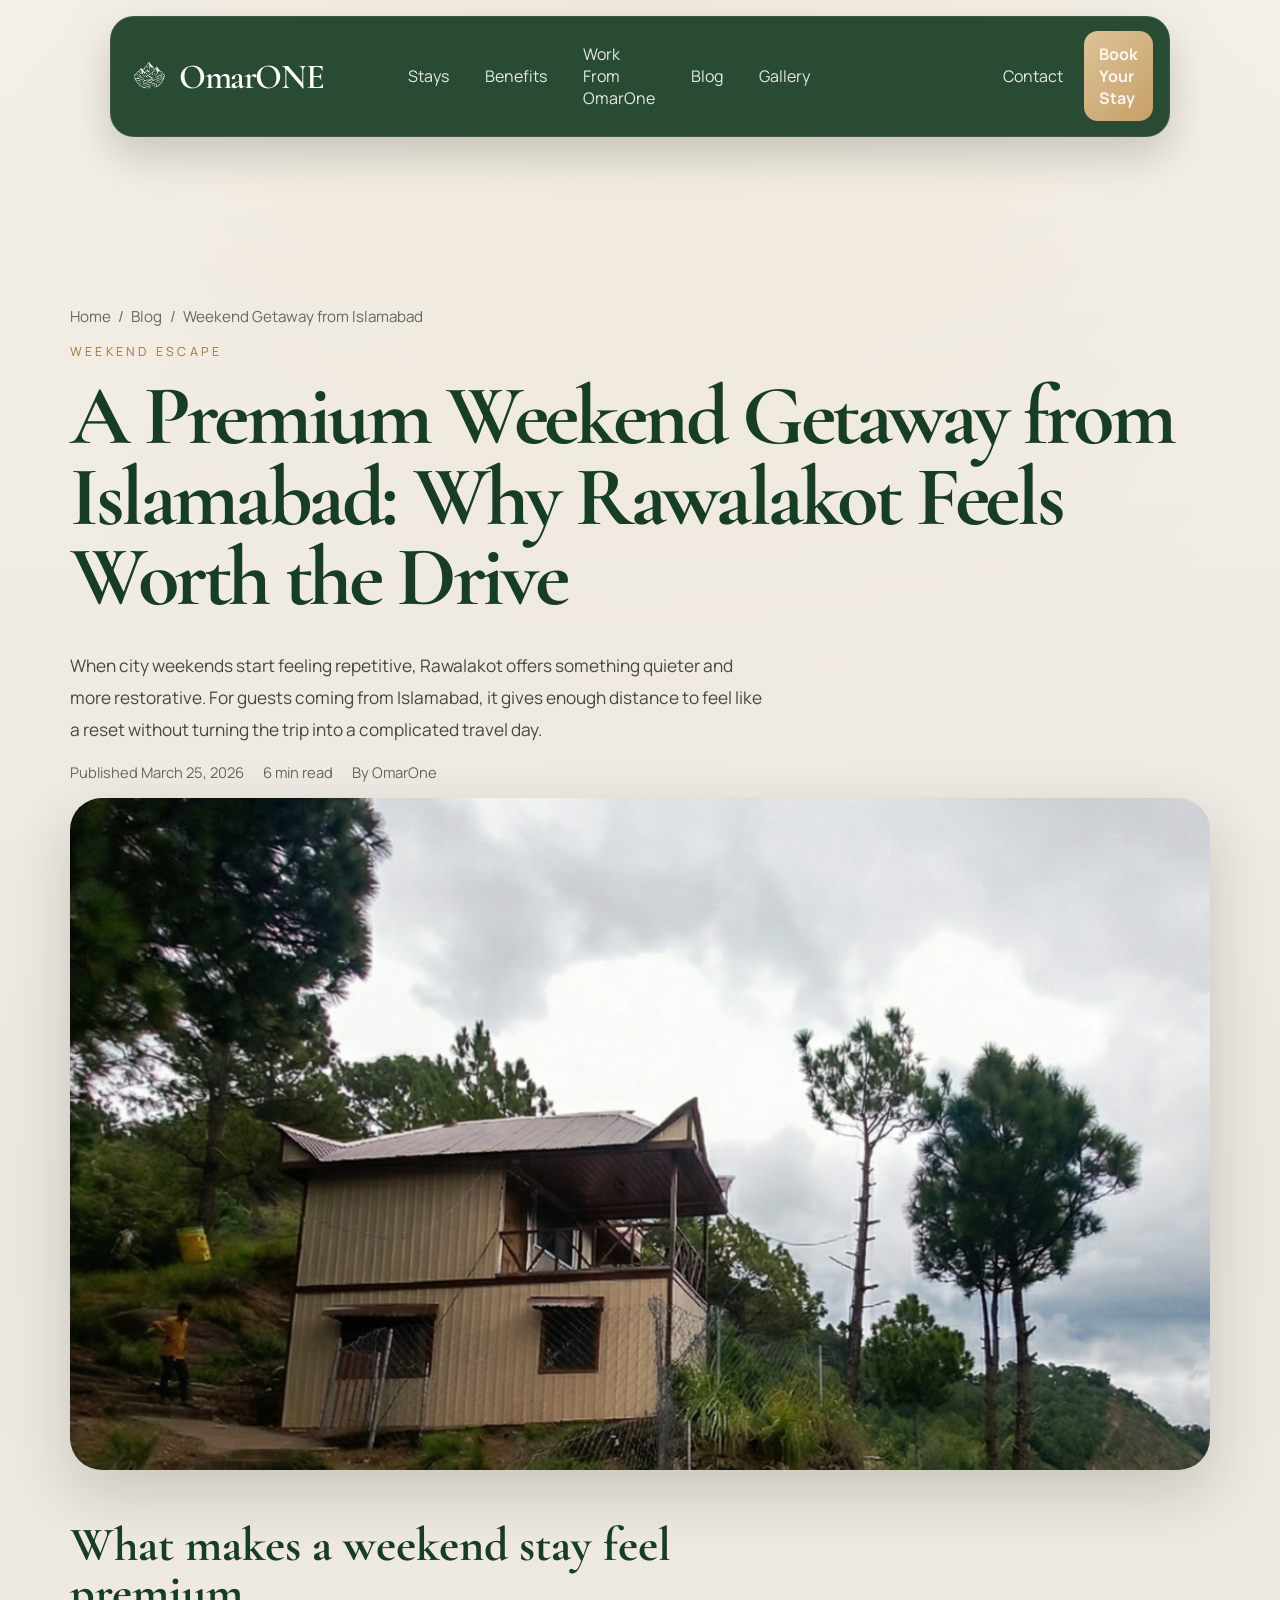
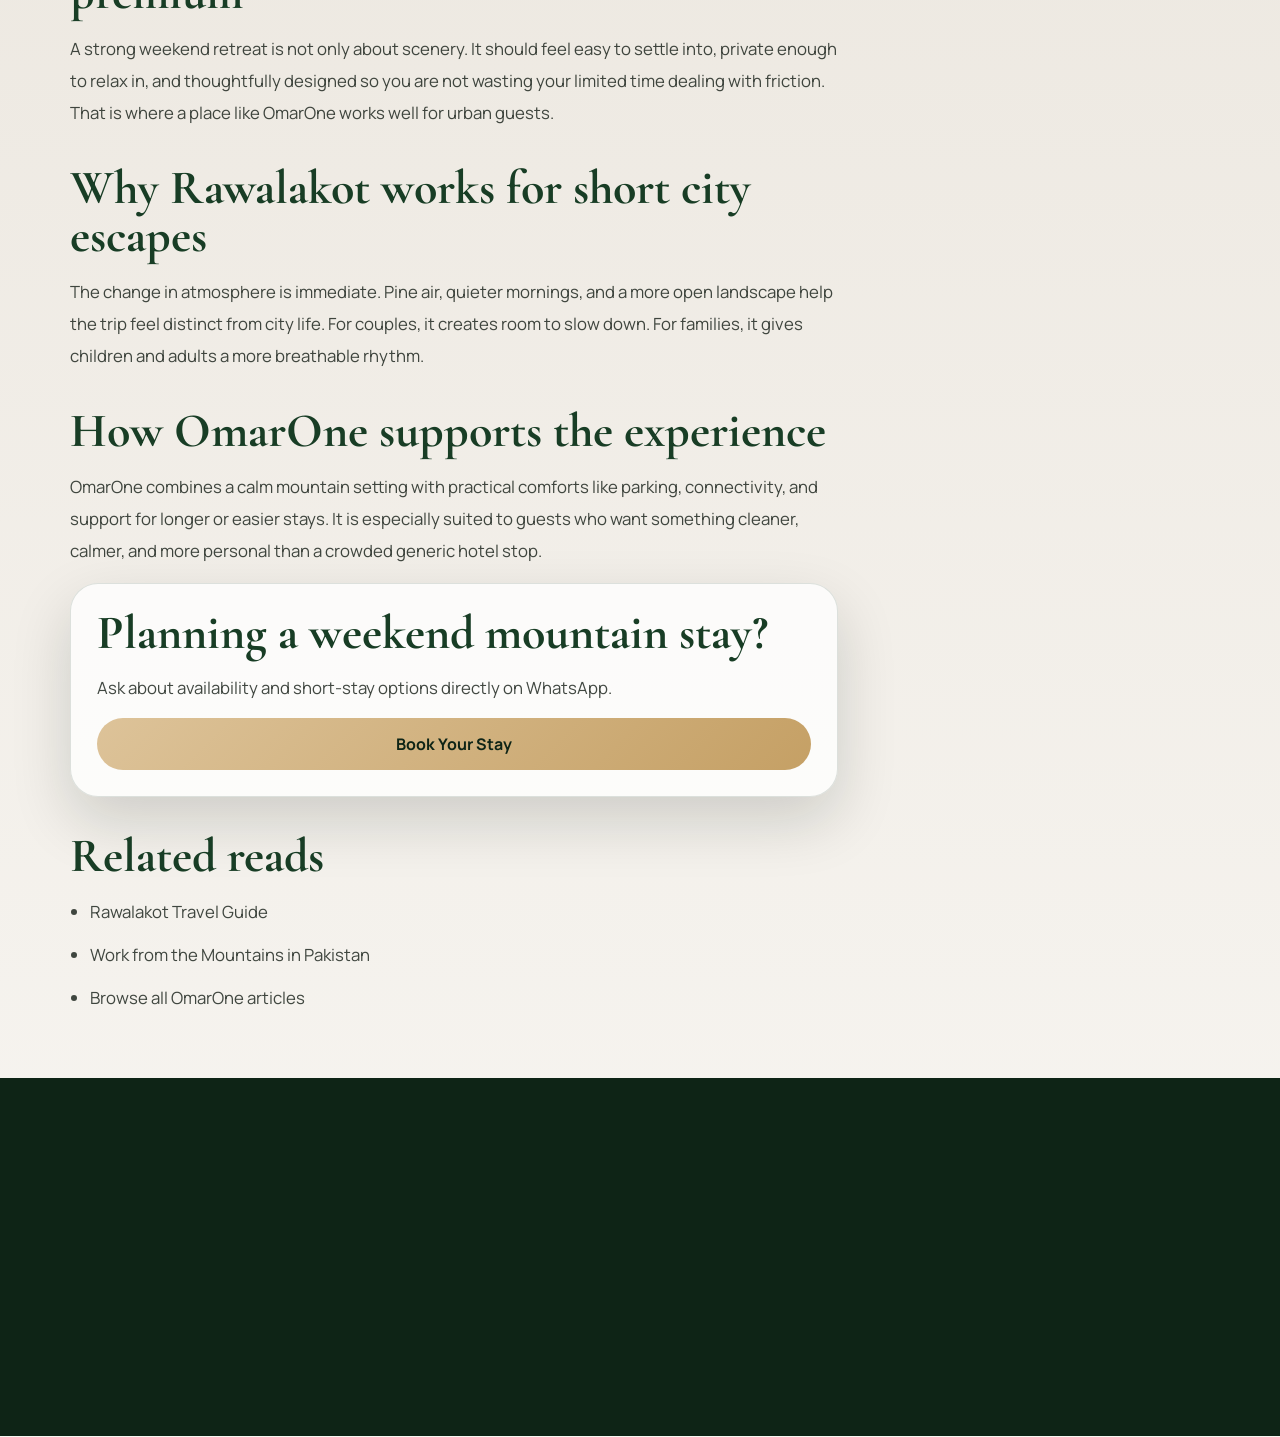
<file: blog/weekend-getaway-from-islamabad/index.html>
<!DOCTYPE html>
<html lang="en-PK">
<head>
  <meta charset="UTF-8">
  <meta name="viewport" content="width=device-width, initial-scale=1.0">
  <title>A Premium Weekend Getaway from Islamabad | OmarOne</title>
  <meta name="description" content="Looking for a premium weekend getaway from Islamabad? Discover why OmarOne in Rawalakot offers couples and families a calmer, more restorative mountain stay.">
  <link rel="canonical" href="https://www.omarone.com/blog/weekend-getaway-from-islamabad/">
  <meta name="robots" content="index, follow, max-image-preview:large, max-snippet:-1, max-video-preview:-1">
  <meta property="og:type" content="article">
  <meta property="og:site_name" content="OmarOne Mountain Homes & Retreats">
  <meta property="og:locale" content="en_PK">
  <meta property="og:url" content="https://www.omarone.com/blog/weekend-getaway-from-islamabad/">
  <meta property="og:title" content="A Premium Weekend Getaway from Islamabad | OmarOne">
  <meta property="og:description" content="A guide for couples and families looking for a premium mountain escape from Islamabad.">
  <meta property="og:image" content="https://www.omarone.com/assets/website%20listing%20images/3,4/Untitled%20design/5.png">
  <meta name="twitter:card" content="summary_large_image">
  <meta name="twitter:title" content="A Premium Weekend Getaway from Islamabad | OmarOne">
  <meta name="twitter:description" content="Why Rawalakot feels worth the drive when you want a premium mountain reset.">
  <meta name="twitter:image" content="https://www.omarone.com/assets/website%20listing%20images/3,4/Untitled%20design/5.png">
  <link rel="icon" href="../../assets/just icon.png">
  <link rel="preconnect" href="https://fonts.googleapis.com">
  <link rel="preconnect" href="https://fonts.gstatic.com" crossorigin>
  <link href="https://fonts.googleapis.com/css2?family=Cormorant+Garamond:wght@400;500;600;700&family=Manrope:wght@400;500;600;700;800&display=swap" rel="stylesheet">
  <script type="application/ld+json">
    {
      "@context": "https://schema.org",
      "@graph": [
        {
          "@type": "BreadcrumbList",
          "itemListElement": [
            {"@type": "ListItem", "position": 1, "name": "Home", "item": "https://www.omarone.com/"},
            {"@type": "ListItem", "position": 2, "name": "Blog", "item": "https://www.omarone.com/blog/"},
            {"@type": "ListItem", "position": 3, "name": "Weekend Getaway from Islamabad", "item": "https://www.omarone.com/blog/weekend-getaway-from-islamabad/"}
          ]
        },
        {
          "@type": "BlogPosting",
          "headline": "A Premium Weekend Getaway from Islamabad",
          "description": "Why OmarOne in Rawalakot works as a premium weekend mountain escape from Islamabad.",
          "image": "https://www.omarone.com/assets/website%20listing%20images/3,4/Untitled%20design/5.png",
          "datePublished": "2026-03-25",
          "dateModified": "2026-03-25",
          "author": {"@type": "Organization", "name": "OmarOne Mountain Homes & Retreats"},
          "publisher": {"@type": "Organization", "name": "OmarOne Mountain Homes & Retreats"},
          "mainEntityOfPage": "https://www.omarone.com/blog/weekend-getaway-from-islamabad/"
        }
      ]
    }
  </script>
  <link rel="stylesheet" href="../../styles.css">
</head>
<body class="article-page">
  <a class="skip-link" href="#main-content">Skip to content</a>
  <header class="site-header">
    <nav class="nav-shell" aria-label="Primary">
      <a class="brand-lockup" href="/" aria-label="OmarOne home">
        <img class="brand-lockup__icon" src="../../assets/just icon.png" alt="">
        <span class="brand-lockup__text" aria-label="OmarOne">OmarONE</span>
      </a>
      <button class="nav-toggle" type="button" aria-expanded="false" aria-controls="site-menu" aria-label="Open navigation menu"><span></span><span></span><span></span></button>
      <div class="nav-links" id="site-menu">
        <a href="/#stays">Stays</a>
        <a href="/#benefits">Benefits</a>
        <a href="/#work-from-omarone">Work From OmarOne</a>
        <a href="/blog/">Blog</a>
        <a class="nav-link-button" href="https://omaronemountainhomes.pixieset.com/" target="_blank" rel="noreferrer" data-meta-track="gallery-open">Gallery</a>
        <a href="/#contact">Contact</a>
        <a class="nav-cta" href="https://wa.me/923324567825" target="_blank" rel="noreferrer" data-meta-track="whatsapp-click">Book Your Stay</a>
      </div>
    </nav>
  </header>
  <main id="main-content">
    <article class="article-shell">
      <nav class="breadcrumb" aria-label="Breadcrumb">
        <a href="/">Home</a><span>/</span><a href="/blog/">Blog</a><span>/</span><span>Weekend Getaway from Islamabad</span>
      </nav>
      <header class="article-hero">
        <p class="eyebrow">Weekend Escape</p>
        <h1>A Premium Weekend Getaway from Islamabad: Why Rawalakot Feels Worth the Drive</h1>
        <p class="article-lead">
          When city weekends start feeling repetitive, Rawalakot offers something quieter and more restorative. For
          guests coming from Islamabad, it gives enough distance to feel like a reset without turning the trip into a
          complicated travel day.
        </p>
        <div class="article-meta"><span>Published March 25, 2026</span><span>6 min read</span><span>By OmarOne</span></div>
        <figure class="article-image">
          <img src="../../assets/website listing images/3,4/Untitled design/5.png" alt="Mountain-side OmarOne retreat cabin for a weekend getaway" loading="eager" decoding="async">
        </figure>
      </header>
      <div class="article-prose">
        <h2>What makes a weekend stay feel premium</h2>
        <p>
          A strong weekend retreat is not only about scenery. It should feel easy to settle into, private enough to
          relax in, and thoughtfully designed so you are not wasting your limited time dealing with friction. That is
          where a place like OmarOne works well for urban guests.
        </p>
        <h2>Why Rawalakot works for short city escapes</h2>
        <p>
          The change in atmosphere is immediate. Pine air, quieter mornings, and a more open landscape help the trip
          feel distinct from city life. For couples, it creates room to slow down. For families, it gives children and
          adults a more breathable rhythm.
        </p>
        <h2>How OmarOne supports the experience</h2>
        <p>
          OmarOne combines a calm mountain setting with practical comforts like parking, connectivity, and support for
          longer or easier stays. It is especially suited to guests who want something cleaner, calmer, and more
          personal than a crowded generic hotel stop.
        </p>
        <div class="article-callout">
          <h2>Planning a weekend mountain stay?</h2>
          <p>Ask about availability and short-stay options directly on WhatsApp.</p>
          <a class="button button--primary" href="https://wa.me/923324567825" target="_blank" rel="noreferrer" data-meta-track="whatsapp-click">Book Your Stay</a>
        </div>
        <h2>Related reads</h2>
        <ul class="article-links">
          <li><a href="/blog/rawalakot-travel-guide/">Rawalakot Travel Guide</a></li>
          <li><a href="/blog/work-from-mountains-pakistan/">Work from the Mountains in Pakistan</a></li>
          <li><a href="/blog/">Browse all OmarOne articles</a></li>
        </ul>
      </div>
    </article>
  </main>
  <footer class="site-footer">
    <div class="footer-brand">
      <img src="../../assets/complete logo with icon.png" alt="OmarOne Mountain Homes & Retreats">
      <p>Mountain homes and retreats designed for restorative stays in Rawalakot, Kashmir.</p>
    </div>
    <div class="footer-links">
      <a href="/#stays">Stays</a>
      <a href="/#benefits">Benefits</a>
      <a href="/#work-from-omarone">Work From OmarOne</a>
      <a href="/blog/">Blog</a>
      <a class="footer-link-button" href="https://omaronemountainhomes.pixieset.com/" target="_blank" rel="noreferrer" data-meta-track="gallery-open">Gallery</a>
      <a href="/#contact">Contact</a>
    </div>
    <div class="footer-socials" aria-label="Social links">
      <a href="https://wa.me/923324567825" target="_blank" rel="noreferrer" aria-label="Contact on WhatsApp" data-meta-track="whatsapp-click"><img src="../../assets/whatsapp.png" alt=""></a>
      <a href="https://www.facebook.com/OmarOneMountainHomes/" target="_blank" rel="noreferrer" aria-label="Visit OmarOne on Facebook"><img src="../../assets/social-facebook.svg" alt=""></a>
      <a href="https://www.instagram.com/omaronemountainhomes/" target="_blank" rel="noreferrer" aria-label="Visit OmarOne on Instagram"><img src="../../assets/social-instagram.svg" alt=""></a>
    </div>
  </footer>
  <script src="../../script.js"></script>
</body>
</html>
</file>
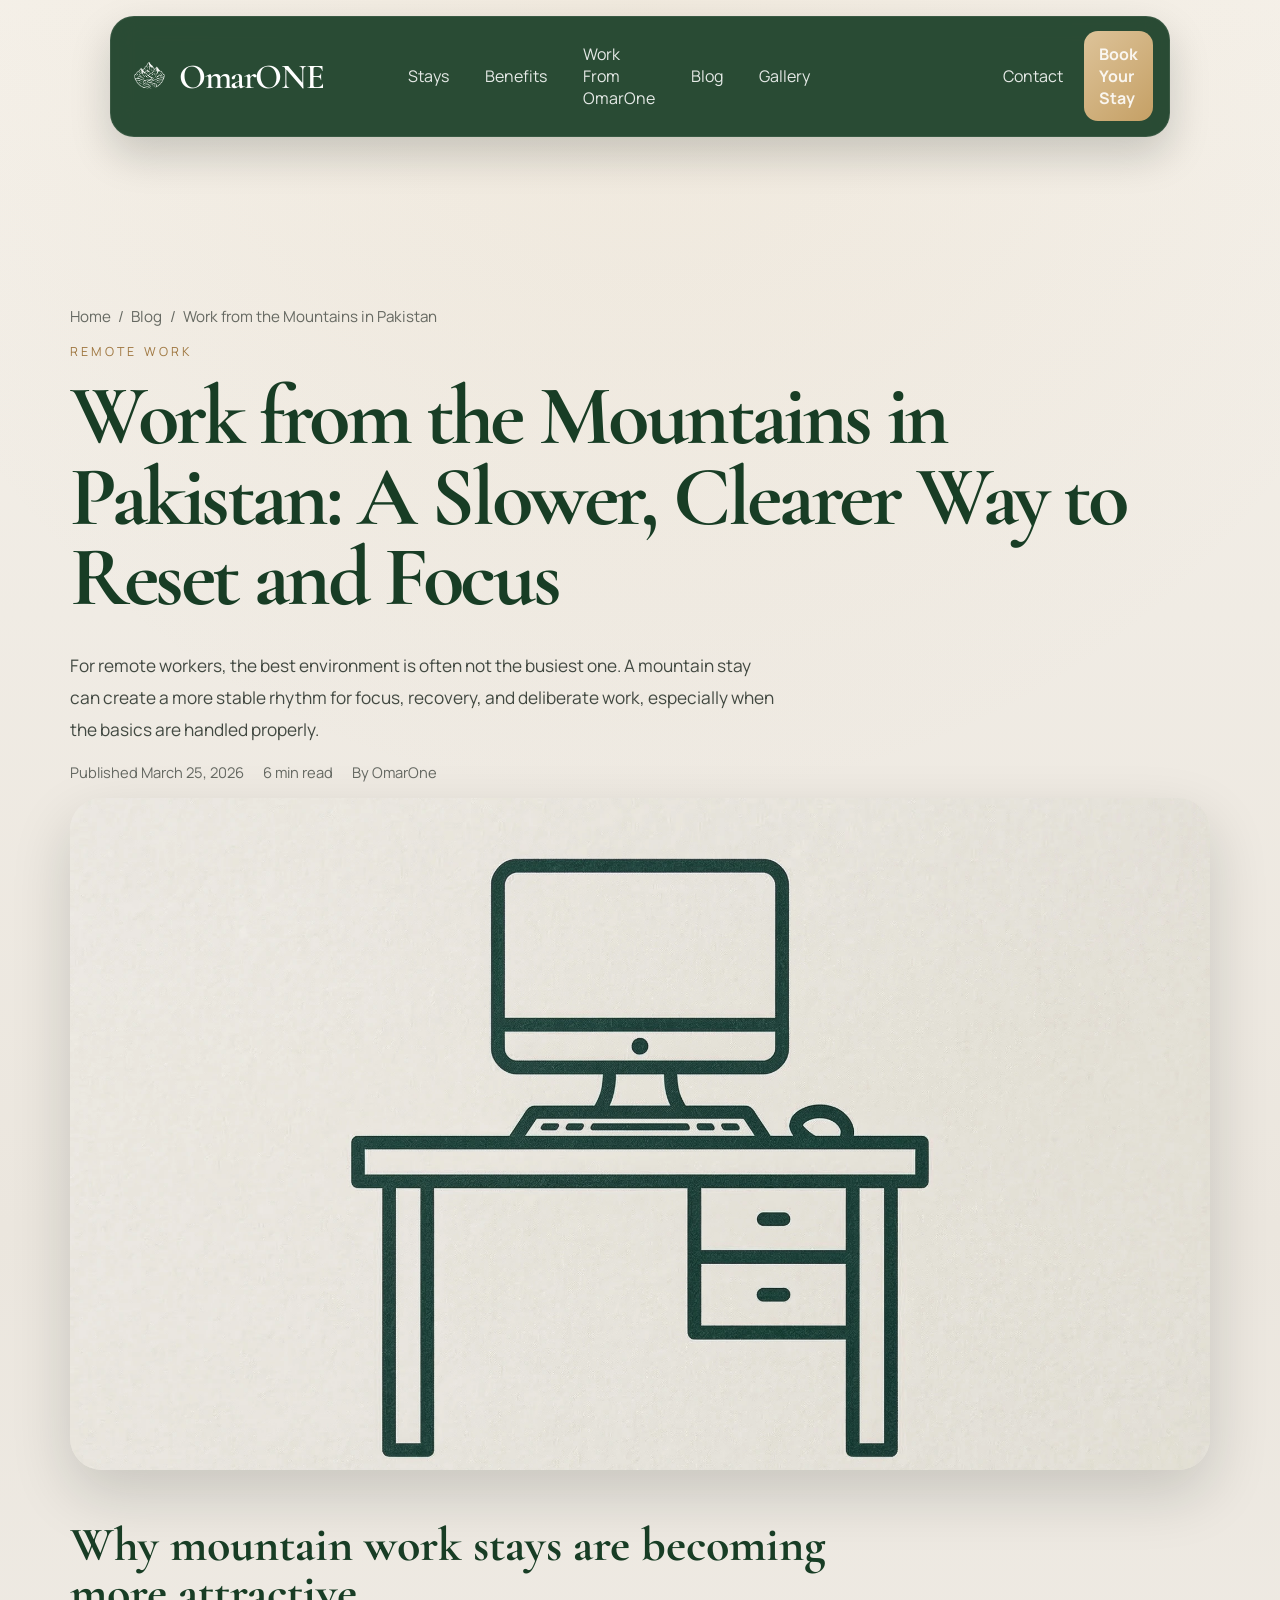
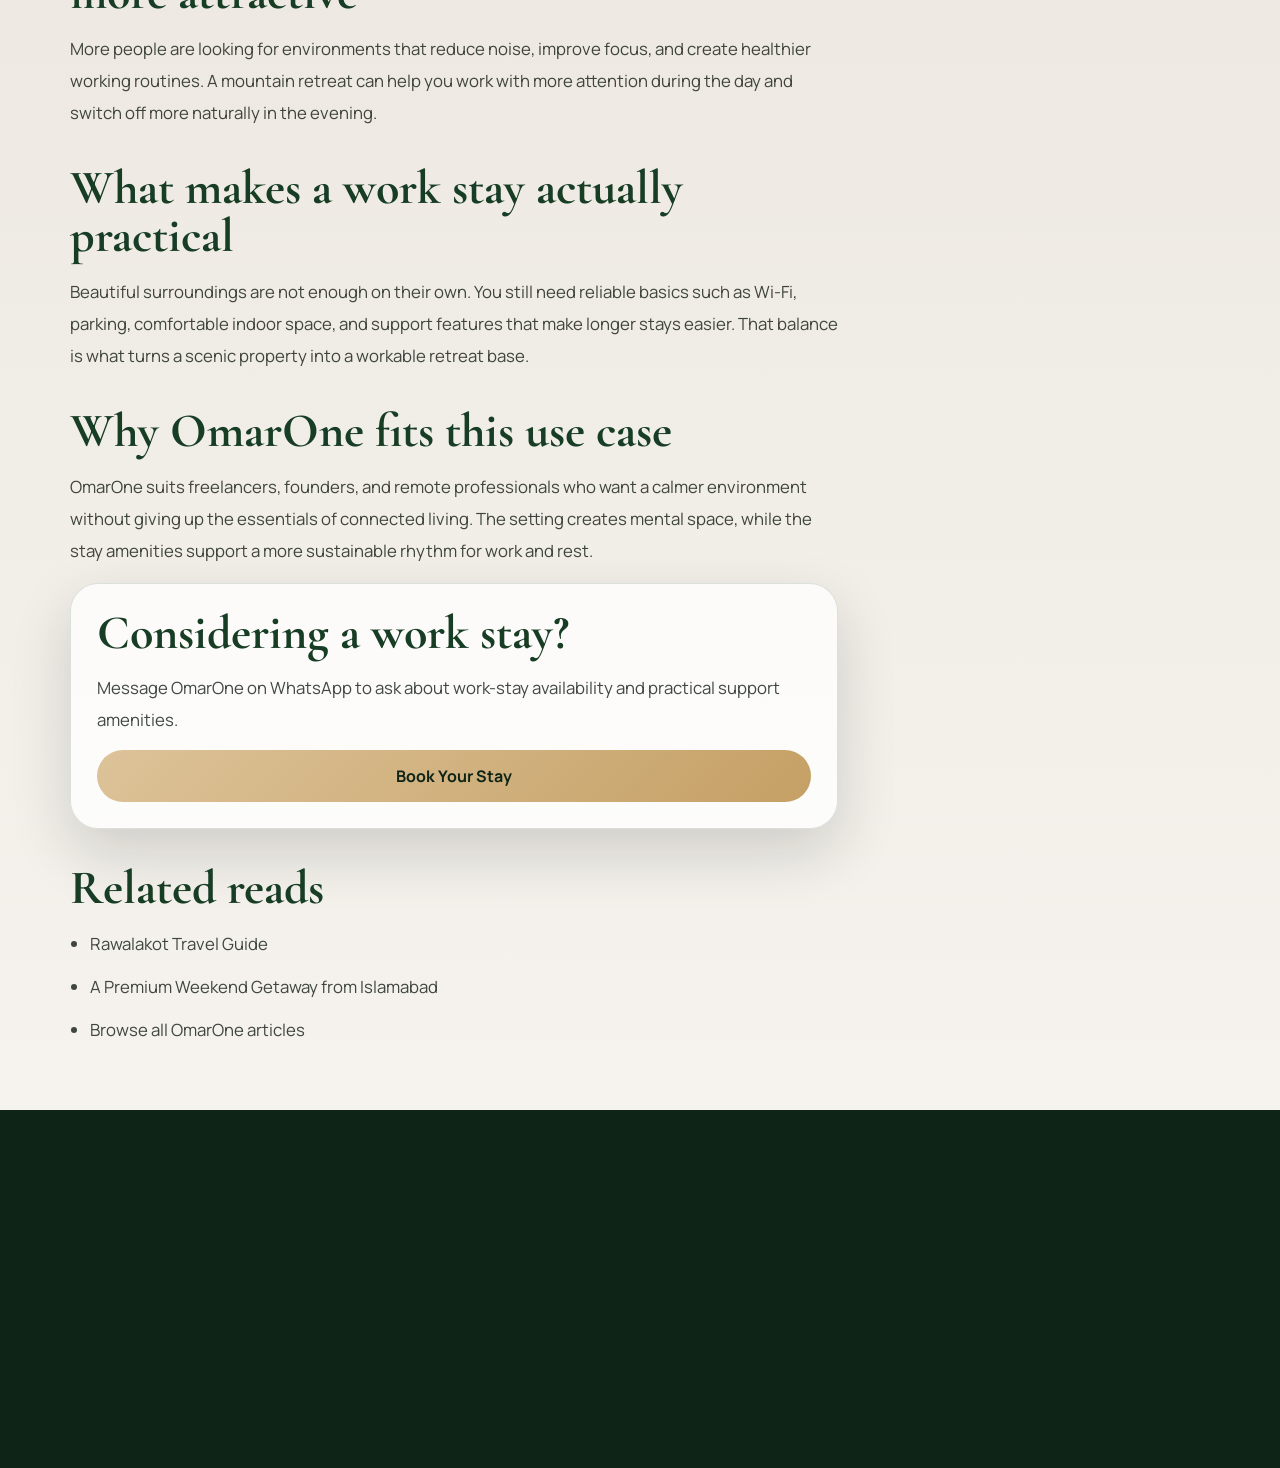
<file: blog/work-from-mountains-pakistan/index.html>
<!DOCTYPE html>
<html lang="en-PK">
<head>
  <meta charset="UTF-8">
  <meta name="viewport" content="width=device-width, initial-scale=1.0">
  <title>Work from the Mountains in Pakistan | OmarOne</title>
  <meta name="description" content="Thinking about working from the mountains in Pakistan? See why OmarOne in Rawalakot suits freelancers, founders, and remote workers looking for a calmer stay.">
  <link rel="canonical" href="https://www.omarone.com/blog/work-from-mountains-pakistan/">
  <meta name="robots" content="index, follow, max-image-preview:large, max-snippet:-1, max-video-preview:-1">
  <meta property="og:type" content="article">
  <meta property="og:site_name" content="OmarOne Mountain Homes & Retreats">
  <meta property="og:locale" content="en_PK">
  <meta property="og:url" content="https://www.omarone.com/blog/work-from-mountains-pakistan/">
  <meta property="og:title" content="Work from the Mountains in Pakistan | OmarOne">
  <meta property="og:description" content="A guide to choosing a calmer work stay in the mountains, with OmarOne in Rawalakot as a practical retreat base.">
  <meta property="og:image" content="https://www.omarone.com/assets/work%20from%20mountains.webp">
  <meta name="twitter:card" content="summary_large_image">
  <meta name="twitter:title" content="Work from the Mountains in Pakistan | OmarOne">
  <meta name="twitter:description" content="Why a mountain work stay can bring more focus, better routines, and calmer days.">
  <meta name="twitter:image" content="https://www.omarone.com/assets/work%20from%20mountains.webp">
  <link rel="icon" href="../../assets/just icon.png">
  <link rel="preconnect" href="https://fonts.googleapis.com">
  <link rel="preconnect" href="https://fonts.gstatic.com" crossorigin>
  <link href="https://fonts.googleapis.com/css2?family=Cormorant+Garamond:wght@400;500;600;700&family=Manrope:wght@400;500;600;700;800&display=swap" rel="stylesheet">
  <script type="application/ld+json">
    {
      "@context": "https://schema.org",
      "@graph": [
        {
          "@type": "BreadcrumbList",
          "itemListElement": [
            {"@type": "ListItem", "position": 1, "name": "Home", "item": "https://www.omarone.com/"},
            {"@type": "ListItem", "position": 2, "name": "Blog", "item": "https://www.omarone.com/blog/"},
            {"@type": "ListItem", "position": 3, "name": "Work from the Mountains in Pakistan", "item": "https://www.omarone.com/blog/work-from-mountains-pakistan/"}
          ]
        },
        {
          "@type": "BlogPosting",
          "headline": "Work from the Mountains in Pakistan",
          "description": "A practical guide for remote workers considering a mountain stay in Pakistan.",
          "image": "https://www.omarone.com/assets/work%20from%20mountains.webp",
          "datePublished": "2026-03-25",
          "dateModified": "2026-03-25",
          "author": {"@type": "Organization", "name": "OmarOne Mountain Homes & Retreats"},
          "publisher": {"@type": "Organization", "name": "OmarOne Mountain Homes & Retreats"},
          "mainEntityOfPage": "https://www.omarone.com/blog/work-from-mountains-pakistan/"
        }
      ]
    }
  </script>
  <link rel="stylesheet" href="../../styles.css">
</head>
<body class="article-page">
  <a class="skip-link" href="#main-content">Skip to content</a>
  <header class="site-header">
    <nav class="nav-shell" aria-label="Primary">
      <a class="brand-lockup" href="/" aria-label="OmarOne home">
        <img class="brand-lockup__icon" src="../../assets/just icon.png" alt="">
        <span class="brand-lockup__text" aria-label="OmarOne">OmarONE</span>
      </a>
      <button class="nav-toggle" type="button" aria-expanded="false" aria-controls="site-menu" aria-label="Open navigation menu"><span></span><span></span><span></span></button>
      <div class="nav-links" id="site-menu">
        <a href="/#stays">Stays</a>
        <a href="/#benefits">Benefits</a>
        <a href="/#work-from-omarone">Work From OmarOne</a>
        <a href="/blog/">Blog</a>
        <a class="nav-link-button" href="https://omaronemountainhomes.pixieset.com/" target="_blank" rel="noreferrer" data-meta-track="gallery-open">Gallery</a>
        <a href="/#contact">Contact</a>
        <a class="nav-cta" href="https://wa.me/923324567825" target="_blank" rel="noreferrer" data-meta-track="whatsapp-click">Book Your Stay</a>
      </div>
    </nav>
  </header>
  <main id="main-content">
    <article class="article-shell">
      <nav class="breadcrumb" aria-label="Breadcrumb">
        <a href="/">Home</a><span>/</span><a href="/blog/">Blog</a><span>/</span><span>Work from the Mountains in Pakistan</span>
      </nav>
      <header class="article-hero">
        <p class="eyebrow">Remote Work</p>
        <h1>Work from the Mountains in Pakistan: A Slower, Clearer Way to Reset and Focus</h1>
        <p class="article-lead">
          For remote workers, the best environment is often not the busiest one. A mountain stay can create a more
          stable rhythm for focus, recovery, and deliberate work, especially when the basics are handled properly.
        </p>
        <div class="article-meta"><span>Published March 25, 2026</span><span>6 min read</span><span>By OmarOne</span></div>
        <figure class="article-image">
          <img src="../../assets/work from mountains.webp" alt="Work-from-mountains setting at OmarOne in Rawalakot" loading="eager" decoding="async">
        </figure>
      </header>
      <div class="article-prose">
        <h2>Why mountain work stays are becoming more attractive</h2>
        <p>
          More people are looking for environments that reduce noise, improve focus, and create healthier working
          routines. A mountain retreat can help you work with more attention during the day and switch off more
          naturally in the evening.
        </p>
        <h2>What makes a work stay actually practical</h2>
        <p>
          Beautiful surroundings are not enough on their own. You still need reliable basics such as Wi-Fi, parking,
          comfortable indoor space, and support features that make longer stays easier. That balance is what turns a
          scenic property into a workable retreat base.
        </p>
        <h2>Why OmarOne fits this use case</h2>
        <p>
          OmarOne suits freelancers, founders, and remote professionals who want a calmer environment without giving up
          the essentials of connected living. The setting creates mental space, while the stay amenities support a
          more sustainable rhythm for work and rest.
        </p>
        <div class="article-callout">
          <h2>Considering a work stay?</h2>
          <p>Message OmarOne on WhatsApp to ask about work-stay availability and practical support amenities.</p>
          <a class="button button--primary" href="https://wa.me/923324567825" target="_blank" rel="noreferrer" data-meta-track="whatsapp-click">Book Your Stay</a>
        </div>
        <h2>Related reads</h2>
        <ul class="article-links">
          <li><a href="/blog/rawalakot-travel-guide/">Rawalakot Travel Guide</a></li>
          <li><a href="/blog/weekend-getaway-from-islamabad/">A Premium Weekend Getaway from Islamabad</a></li>
          <li><a href="/blog/">Browse all OmarOne articles</a></li>
        </ul>
      </div>
    </article>
  </main>
  <footer class="site-footer">
    <div class="footer-brand">
      <img src="../../assets/complete logo with icon.png" alt="OmarOne Mountain Homes & Retreats">
      <p>Mountain homes and retreats designed for restorative stays in Rawalakot, Kashmir.</p>
    </div>
    <div class="footer-links">
      <a href="/#stays">Stays</a>
      <a href="/#benefits">Benefits</a>
      <a href="/#work-from-omarone">Work From OmarOne</a>
      <a href="/blog/">Blog</a>
      <a class="footer-link-button" href="https://omaronemountainhomes.pixieset.com/" target="_blank" rel="noreferrer" data-meta-track="gallery-open">Gallery</a>
      <a href="/#contact">Contact</a>
    </div>
    <div class="footer-socials" aria-label="Social links">
      <a href="https://wa.me/923324567825" target="_blank" rel="noreferrer" aria-label="Contact on WhatsApp" data-meta-track="whatsapp-click"><img src="../../assets/whatsapp.png" alt=""></a>
      <a href="https://www.facebook.com/OmarOneMountainHomes/" target="_blank" rel="noreferrer" aria-label="Visit OmarOne on Facebook"><img src="../../assets/social-facebook.svg" alt=""></a>
      <a href="https://www.instagram.com/omaronemountainhomes/" target="_blank" rel="noreferrer" aria-label="Visit OmarOne on Instagram"><img src="../../assets/social-instagram.svg" alt=""></a>
    </div>
  </footer>
  <script src="../../script.js"></script>
</body>
</html>
</file>
<file: styles.css>
:root {
  --forest: #183d25;
  --forest-deep: #0e2416;
  --ivory: #ffffff;
  --linen: #e8e4dd;
  --gold: #c5a065;
  --gold-soft: #ddc399;
  --ink: #172019;
  --border: rgba(24, 61, 37, 0.14);
  --shadow: 0 24px 60px rgba(10, 24, 16, 0.16);
  --max-width: 1180px;
  --nav-height: 88px;
}

*,
*::before,
*::after {
  box-sizing: border-box;
}

html {
  scroll-behavior: smooth;
}

body {
  margin: 0;
  font-family: "Manrope", sans-serif;
  color: var(--ink);
  background:
    radial-gradient(circle at top, rgba(197, 160, 101, 0.09), transparent 26%),
    linear-gradient(180deg, #f5f1ea 0%, #ebe6de 40%, #f8f6f2 100%);
}

img {
  display: block;
  max-width: 100%;
  height: auto;
}

a {
  color: inherit;
  text-decoration: none;
}

button,
a {
  -webkit-tap-highlight-color: transparent;
}

.skip-link {
  position: absolute;
  left: 1rem;
  top: -4rem;
  padding: 0.85rem 1rem;
  background: var(--forest);
  color: var(--ivory);
  border-radius: 999px;
  z-index: 20;
}

.skip-link:focus {
  top: 1rem;
}

.site-header {
  position: sticky;
  top: 0;
  z-index: 10;
  padding: 0.75rem 1rem;
}

.nav-shell {
  display: flex;
  align-items: center;
  justify-content: space-between;
  gap: 1rem;
  width: min(calc(100% - 2rem), 1060px);
  margin: 0 auto;
  min-height: var(--nav-height);
  padding: 0.9rem 1rem;
  background: rgba(24, 61, 37, 0.92);
  backdrop-filter: blur(14px);
  border: 1px solid rgba(255, 255, 255, 0.08);
  border-radius: 24px;
  box-shadow: 0 18px 40px rgba(10, 24, 16, 0.18);
}

.brand-lockup {
  display: inline-flex;
  align-items: center;
  gap: 0.55rem;
  min-width: 0;
  overflow: hidden;
}

.brand-lockup__icon {
  width: 2.7rem;
  height: 2.7rem;
  flex: 0 0 auto;
  object-fit: contain;
}

.brand-lockup__text {
  color: var(--ivory);
  font-family: "Cormorant Garamond", serif;
  font-size: 2.2rem;
  font-weight: 600;
  line-height: 1;
  letter-spacing: -0.04em;
  white-space: nowrap;
}

.nav-toggle {
  display: inline-flex;
  flex-direction: column;
  justify-content: center;
  gap: 0.3rem;
  width: 2.85rem;
  height: 2.85rem;
  border: 1px solid rgba(255, 255, 255, 0.12);
  border-radius: 999px;
  background: transparent;
  cursor: pointer;
}

.nav-toggle span {
  width: 1.2rem;
  height: 2px;
  margin: 0 auto;
  background: var(--ivory);
  border-radius: 999px;
  transition: transform 180ms ease, opacity 180ms ease;
}

.nav-links {
  position: absolute;
  top: calc(100% + 0.75rem);
  left: 1rem;
  right: 1rem;
  display: grid;
  gap: 0.5rem;
  padding: 0.85rem;
  background: rgba(14, 36, 22, 0.96);
  border: 1px solid rgba(255, 255, 255, 0.08);
  border-radius: 20px;
  box-shadow: var(--shadow);
  opacity: 0;
  pointer-events: none;
  transform: translateY(-0.4rem);
  transition: opacity 180ms ease, transform 180ms ease;
}

.nav-links a {
  color: rgba(255, 255, 255, 0.88);
  padding: 0.9rem 1rem;
  border-radius: 14px;
}

.nav-link-button,
.footer-link-button {
  appearance: none;
  border: 0;
  background: transparent;
  color: inherit;
  font: inherit;
  cursor: pointer;
}

.nav-link-button {
  color: rgba(255, 255, 255, 0.88);
  display: block;
  width: 100%;
  padding: 0.9rem 1rem;
  border-radius: 14px;
  text-align: left;
}

.nav-links a:hover,
.nav-links a:focus-visible,
.nav-link-button:hover,
.nav-link-button:focus-visible {
  background: rgba(255, 255, 255, 0.08);
  outline: none;
}

.nav-links.is-open {
  opacity: 1;
  pointer-events: auto;
  transform: translateY(0);
}

.nav-shell.nav-open .nav-toggle span:nth-child(1) {
  transform: translateY(0.32rem) rotate(45deg);
}

.nav-shell.nav-open .nav-toggle span:nth-child(2) {
  opacity: 0;
}

.nav-shell.nav-open .nav-toggle span:nth-child(3) {
  transform: translateY(-0.32rem) rotate(-45deg);
}

.nav-cta,
.button {
  display: inline-flex;
  align-items: center;
  justify-content: center;
  gap: 0.5rem;
  min-height: 3rem;
  padding: 0.95rem 1.4rem;
  border-radius: 999px;
  font-weight: 700;
  transition: transform 180ms ease, background-color 180ms ease, color 180ms ease, border-color 180ms ease;
}

.nav-cta,
.button--primary {
  background: linear-gradient(135deg, var(--gold-soft), var(--gold));
  color: var(--forest-deep);
}

.button--ghost {
  color: var(--ivory);
  background: rgba(255, 255, 255, 0.08);
  border: 1px solid rgba(255, 255, 255, 0.18);
}

.button:hover,
.button:focus-visible,
.nav-cta:hover,
.nav-cta:focus-visible {
  transform: translateY(-1px);
  outline: none;
}

.hero {
  position: relative;
  min-height: min(100svh, 58rem);
  margin: -6.5rem auto 0;
  padding: 9rem 1rem 2rem;
  display: grid;
  align-items: end;
}

.hero__backdrop {
  position: absolute;
  inset: 0;
  background:
    linear-gradient(180deg, rgba(10, 24, 16, 0.2) 0%, rgba(10, 24, 16, 0.68) 84%),
    linear-gradient(120deg, rgba(24, 61, 37, 0.35), rgba(197, 160, 101, 0.1)),
    url("assets/optimized/main-banner.jpg") center center / cover no-repeat;
}

.hero__content,
.hero__details {
  position: relative;
  z-index: 1;
  max-width: var(--max-width);
  width: 100%;
  margin: 0 auto;
}

.hero__content {
  display: grid;
  justify-items: center;
  text-align: center;
  gap: 1rem;
  color: var(--ivory);
  padding: 5rem 0 2rem;
}

.hero__logo {
  width: min(15.5rem, 56vw);
  height: auto;
  filter: drop-shadow(0 12px 24px rgba(0, 0, 0, 0.28));
}

.eyebrow {
  margin: 0;
  font-size: 0.78rem;
  letter-spacing: 0.26em;
  text-transform: uppercase;
  color: #9f7740;
}

.hero h1,
.section-heading h2,
.work-copy h2 {
  margin: 0;
  font-family: "Cormorant Garamond", serif;
  font-weight: 600;
  line-height: 0.95;
  letter-spacing: -0.03em;
}

.hero h1 {
  max-width: 12ch;
  font-size: clamp(3.25rem, 12vw, 6.8rem);
}

.hero__lead {
  max-width: 39rem;
  margin: 0;
  font-size: clamp(1rem, 2.2vw, 1.25rem);
  line-height: 1.75;
  color: rgba(255, 255, 255, 0.88);
}

.hero__actions {
  display: flex;
  flex-wrap: wrap;
  justify-content: center;
  gap: 0.75rem;
}

.hero__details {
  display: grid;
  gap: 0.65rem;
  padding: 1.1rem 1.2rem;
  max-width: min(100%, 31rem);
  margin-top: 2rem;
  color: rgba(255, 255, 255, 0.85);
  background: rgba(255, 255, 255, 0.08);
  border: 1px solid rgba(255, 255, 255, 0.1);
  border-radius: 24px;
  backdrop-filter: blur(12px);
}

.hero__details p {
  margin: 0;
}

.hero-gallery {
  position: relative;
  z-index: 1;
  max-width: var(--max-width);
  margin: 0 auto;
  padding: 1.5rem 1rem;
  background: var(--linen);
}

.hero-gallery__track {
  display: grid;
  grid-auto-flow: column;
  grid-auto-columns: clamp(12.5rem, 32vw, 16rem);
  gap: 0.9rem;
  overflow-x: auto;
  padding: 0.15rem 0 0.5rem;
  scroll-snap-type: x mandatory;
  scrollbar-width: none;
  -ms-overflow-style: none;
}

.hero-gallery__track::-webkit-scrollbar {
  display: none;
}

.hero-gallery__item {
  margin: 0;
  aspect-ratio: 3 / 4;
  overflow: hidden;
  border-radius: 28px;
  scroll-snap-align: start;
  box-shadow: var(--shadow);
  background: rgba(255, 255, 255, 0.65);
}

.hero-gallery__item img {
  width: 100%;
  height: 100%;
  object-fit: cover;
}

.section {
  max-width: var(--max-width);
  margin: 0 auto;
  padding: 4.5rem 1rem;
}

.hero-gallery,
.section,
.site-footer {
  content-visibility: auto;
  contain-intrinsic-size: 1px 900px;
}

.section-heading {
  max-width: 44rem;
  margin-bottom: 2.5rem;
}

.section-heading h2,
.work-copy h2 {
  font-size: clamp(2.4rem, 7vw, 4.1rem);
  color: var(--forest);
}

.section-heading .eyebrow {
  margin-bottom: 0.6rem;
}

.section-heading h2 + p {
  margin-top: 1rem;
}

.section-heading p:not(.eyebrow),
.work-copy p {
  font-size: 1.04rem;
  line-height: 1.85;
  color: rgba(23, 32, 25, 0.8);
}

.stay-grid,
.benefit-grid,
.contact-grid {
  display: grid;
  gap: 1rem;
}

.stay-card,
.benefit-card,
.contact-card,
.amenities-card {
  padding: 1.5rem;
  background: rgba(255, 255, 255, 0.7);
  border: 1px solid var(--border);
  border-radius: 28px;
  box-shadow: var(--shadow);
}

.stay-card {
  position: relative;
  overflow: hidden;
  min-height: 17rem;
  background:
    linear-gradient(180deg, rgba(255, 255, 255, 0.8), rgba(255, 255, 255, 0.92)),
    radial-gradient(circle at top right, rgba(197, 160, 101, 0.16), transparent 40%);
}

.stay-card__index {
  margin: 0 0 2rem;
  font-family: "Cormorant Garamond", serif;
  font-size: 3rem;
  line-height: 1;
  color: rgba(197, 160, 101, 0.75);
}

.stay-card h3,
.benefit-card h3,
.contact-card h3,
.amenities-card h3 {
  margin: 0 0 0.75rem;
  font-size: 1.3rem;
  color: var(--forest);
}

.contact-card__icon {
  width: 2.6rem;
  height: 2.6rem;
  margin-bottom: 0.9rem;
}

.stay-card p:last-child,
.benefit-card p,
.contact-card p {
  margin: 0;
  line-height: 1.8;
  color: rgba(23, 32, 25, 0.8);
}

.contact-card--link {
  display: block;
  transition: transform 180ms ease, box-shadow 180ms ease, border-color 180ms ease;
}

.contact-card--link:hover,
.contact-card--link:focus-visible {
  transform: translateY(-2px);
  border-color: rgba(197, 160, 101, 0.5);
  box-shadow: 0 26px 65px rgba(10, 24, 16, 0.2);
  outline: none;
}

.section--benefits {
  position: relative;
}

.section--benefits::before {
  content: "";
  position: absolute;
  inset: 1.5rem 0;
  background: linear-gradient(135deg, rgba(24, 61, 37, 0.98), rgba(14, 36, 22, 0.92));
  border-radius: 36px;
  z-index: -1;
}

.section--benefits .section-heading h2,
.section--benefits .eyebrow {
  color: var(--ivory);
}

.benefit-card {
  background: rgba(255, 255, 255, 0.08);
  border-color: rgba(255, 255, 255, 0.12);
  color: var(--ivory);
}

.benefit-card img {
  width: 3rem;
  height: 3rem;
  margin-bottom: 1rem;
}

.benefit-card h3 {
  color: var(--ivory);
}

.benefit-card p {
  color: rgba(255, 255, 255, 0.78);
}

.work-layout {
  display: grid;
  gap: 1rem;
  align-items: center;
}

.work-side {
  display: grid;
  gap: 1rem;
}

.work-visual {
  margin: 0;
  overflow: hidden;
  min-height: 18rem;
  border-radius: 30px;
  box-shadow: var(--shadow);
}

.work-visual img {
  width: 100%;
  height: 100%;
  min-height: 18rem;
  object-fit: cover;
}

.amenities-card {
  background:
    linear-gradient(180deg, rgba(24, 61, 37, 0.96), rgba(14, 36, 22, 1)),
    radial-gradient(circle at top, rgba(197, 160, 101, 0.18), transparent 36%);
  color: var(--ivory);
}

.amenities-card h3 {
  color: var(--ivory);
}

.amenities-list {
  margin: 0;
  padding: 0;
  list-style: none;
  display: grid;
  gap: 0.85rem;
}

.amenities-list li {
  display: flex;
  align-items: center;
  gap: 0.7rem;
  line-height: 1.7;
}

.amenities-list li::before {
  content: "";
  width: 0.55rem;
  height: 0.55rem;
  border-radius: 999px;
  background: var(--gold);
  box-shadow: 0 0 0 5px rgba(197, 160, 101, 0.16);
}

.text-link,
.contact-card a {
  color: var(--forest);
  font-weight: 700;
}

.site-footer {
  display: grid;
  gap: 1.5rem;
  padding: 2rem 1rem 3rem;
  background: var(--forest-deep);
  color: rgba(255, 255, 255, 0.76);
}

.site-footer > * {
  max-width: var(--max-width);
  width: 100%;
  margin: 0 auto;
}

.footer-brand {
  display: grid;
  gap: 1rem;
}

.footer-brand img {
  width: min(13rem, 50vw);
  height: auto;
  filter: drop-shadow(0 12px 24px rgba(0, 0, 0, 0.2));
}

.footer-brand p {
  margin: 0;
  max-width: 30rem;
  line-height: 1.7;
}

.footer-links,
.footer-socials {
  display: flex;
  flex-wrap: wrap;
  gap: 1rem 1.4rem;
}

.footer-links a,
.footer-socials a,
.footer-link-button {
  color: rgba(255, 255, 255, 0.82);
}

.footer-link-button {
  padding: 0;
}

.footer-socials a {
  display: inline-flex;
  align-items: center;
  justify-content: center;
  width: 2.8rem;
  height: 2.8rem;
  border-radius: 999px;
  border: 1px solid rgba(255, 255, 255, 0.12);
  background: rgba(255, 255, 255, 0.05);
  transition: transform 180ms ease, background-color 180ms ease, border-color 180ms ease;
}

.footer-socials a:hover,
.footer-socials a:focus-visible {
  background: rgba(197, 160, 101, 0.14);
  border-color: rgba(197, 160, 101, 0.45);
  transform: translateY(-1px);
  outline: none;
}

.footer-socials img {
  width: 1.2rem;
  height: 1.2rem;
  object-fit: contain;
}

.lightbox {
  position: fixed;
  inset: 0;
  z-index: 30;
  display: none;
  align-items: center;
  justify-content: center;
  padding: 1.25rem;
  background: rgba(7, 16, 10, 0.88);
  backdrop-filter: blur(10px);
}

.lightbox.is-open {
  display: flex;
}

.lightbox__figure {
  margin: 0;
  max-width: min(92vw, 1100px);
  max-height: 82vh;
  display: grid;
  gap: 0.85rem;
  justify-items: center;
}

.lightbox__image {
  max-width: 100%;
  max-height: 74vh;
  border-radius: 24px;
  box-shadow: 0 28px 80px rgba(0, 0, 0, 0.35);
}

.lightbox__caption {
  display: none;
}

.lightbox__hint {
  margin: 0;
  padding: 0.55rem 0.9rem;
  border-radius: 999px;
  color: rgba(255, 255, 255, 0.84);
  font-size: 0.82rem;
  letter-spacing: 0.04em;
  text-transform: uppercase;
  background: rgba(255, 255, 255, 0.08);
}

.lightbox__close,
.lightbox__nav {
  position: absolute;
  display: inline-flex;
  align-items: center;
  justify-content: center;
  width: 3rem;
  height: 3rem;
  border: 1px solid rgba(255, 255, 255, 0.14);
  border-radius: 999px;
  background: rgba(255, 255, 255, 0.08);
  color: var(--ivory);
  cursor: pointer;
}

.lightbox__close {
  top: 1rem;
  right: 1rem;
  font-size: 1.7rem;
}

.lightbox__nav {
  top: 50%;
  transform: translateY(-50%);
  font-size: 2rem;
}

.lightbox__nav--prev {
  left: 1rem;
}

.lightbox__nav--next {
  right: 1rem;
}

@media (min-width: 720px) {
  .site-header {
    padding: 1rem 1.25rem;
  }

  .nav-toggle {
    display: none;
  }

  .nav-links {
    position: static;
    display: flex;
    align-items: center;
    gap: 0.35rem;
    padding: 0;
    opacity: 1;
    pointer-events: auto;
    transform: none;
    background: transparent;
    border: 0;
    box-shadow: none;
  }

  .nav-links a {
    padding: 0.75rem 0.95rem;
  }

  .nav-link-button {
    padding: 0.75rem 0.95rem;
  }

  .hero {
    padding-inline: 1.25rem;
  }

  .hero-gallery {
    padding: 2rem 1.25rem;
  }

  .hero-gallery__track {
    grid-auto-columns: clamp(14rem, 24vw, 17rem);
  }

  .hero__details {
    grid-template-columns: repeat(3, minmax(0, 1fr));
    max-width: 100%;
  }

  .stay-grid,
  .benefit-grid,
  .contact-grid {
    grid-template-columns: repeat(3, minmax(0, 1fr));
  }

  .work-layout {
    grid-template-columns: 1.25fr 0.9fr;
  }

  .site-footer {
    grid-template-columns: 1.2fr auto auto;
    align-items: start;
  }

  .site-footer > * {
    margin: 0;
  }
}

@media (min-width: 1040px) {
  .section {
    padding: 6rem 1.25rem;
  }

  .hero__content {
    padding-top: 8rem;
  }

  .stay-card,
  .benefit-card,
  .contact-card,
  .amenities-card {
    padding: 2rem;
  }
}

@media (max-width: 719px) {
  .site-header {
    padding-inline: 0.75rem;
  }

  .nav-cta {
    width: 100%;
  }

  .nav-shell {
    width: min(calc(100% - 1.5rem), 32rem);
    min-height: 3.9rem;
    padding: 0.55rem 0.8rem;
    border-radius: 20px;
  }

  .brand-lockup {
    gap: 0.45rem;
  }

  .brand-lockup__icon {
    width: 2rem;
    height: 2rem;
  }

  .brand-lockup__text {
    font-size: clamp(2rem, 6vw, 2.35rem);
  }

  .nav-toggle {
    width: 2.65rem;
    height: 2.65rem;
  }

  .hero {
    min-height: 40rem;
  }

  .hero__backdrop {
    background:
      linear-gradient(180deg, rgba(10, 24, 16, 0.2) 0%, rgba(10, 24, 16, 0.68) 84%),
      linear-gradient(120deg, rgba(24, 61, 37, 0.35), rgba(197, 160, 101, 0.1)),
      url("assets/optimized/main-banner-mobile.jpg") 60% center / cover no-repeat;
  }

  .hero-gallery {
    padding: 1.35rem 0.85rem;
  }

  .hero-gallery__track {
    grid-auto-columns: minmax(13.5rem, 63vw);
    gap: 0.85rem;
    padding-bottom: 0.5rem;
  }

  .hero-gallery__item {
    border-radius: 24px;
  }

  .site-footer {
    gap: 1rem;
  }

  .footer-brand {
    gap: 0.85rem;
  }

  .footer-socials {
    order: 2;
    margin-top: -0.15rem;
  }

  .footer-links {
    order: 3;
  }

  .lightbox__nav {
    top: auto;
    bottom: 1rem;
    transform: none;
  }

  .lightbox__nav--prev {
    left: calc(50% - 3.8rem);
  }

  .lightbox__nav--next {
    right: calc(50% - 3.8rem);
  }

  .lightbox__hint {
    display: inline-flex;
  }
}

@media (prefers-reduced-motion: reduce) {
  html {
    scroll-behavior: auto;
  }

  *,
  *::before,
  *::after {
    animation-duration: 0.01ms !important;
    animation-iteration-count: 1 !important;
    transition-duration: 0.01ms !important;
  }
}

.blog-hero,
.article-shell {
  max-width: var(--max-width);
  margin: 0 auto;
  padding: 2rem 1rem 0;
}

.blog-hero__copy {
  max-width: 52rem;
  padding: 8rem 0 1.5rem;
}

.blog-hero__copy h1,
.article-hero h1 {
  margin: 0;
  font-family: "Cormorant Garamond", serif;
  font-size: clamp(3rem, 9vw, 5.3rem);
  line-height: 0.95;
  letter-spacing: -0.04em;
  color: var(--forest);
}

.blog-hero__copy p:last-child,
.article-lead {
  margin: 1rem 0 0;
  max-width: 44rem;
  font-size: 1.08rem;
  line-height: 1.85;
  color: rgba(23, 32, 25, 0.8);
}

.section--blog-index {
  padding-top: 2rem;
}

.blog-grid {
  display: grid;
  gap: 1rem;
}

.blog-card {
  overflow: hidden;
  border: 1px solid var(--border);
  border-radius: 28px;
  background: rgba(255, 255, 255, 0.74);
  box-shadow: var(--shadow);
}

.blog-card__media img {
  width: 100%;
  aspect-ratio: 4 / 3;
  object-fit: cover;
}

.blog-card__body {
  display: grid;
  gap: 0.85rem;
  padding: 1.5rem;
}

.blog-card__meta {
  margin: 0;
  font-size: 0.8rem;
  letter-spacing: 0.12em;
  text-transform: uppercase;
  color: rgba(24, 61, 37, 0.62);
}

.blog-card__body h3 {
  margin: 0;
  font-size: 1.35rem;
  line-height: 1.35;
  color: var(--forest);
}

.blog-card__body p:last-of-type {
  margin: 0;
  line-height: 1.8;
  color: rgba(23, 32, 25, 0.8);
}

.breadcrumb {
  display: flex;
  flex-wrap: wrap;
  gap: 0.45rem;
  align-items: center;
  padding-top: 7.6rem;
  font-size: 0.95rem;
  color: rgba(23, 32, 25, 0.64);
}

.article-hero {
  display: grid;
  gap: 1rem;
  padding: 1rem 0 2rem;
}

.article-meta {
  display: flex;
  flex-wrap: wrap;
  gap: 0.8rem 1.2rem;
  font-size: 0.92rem;
  color: rgba(23, 32, 25, 0.64);
}

.article-image {
  margin: 0;
  overflow: hidden;
  border-radius: 32px;
  box-shadow: var(--shadow);
}

.article-image img {
  width: 100%;
  max-height: 42rem;
  object-fit: cover;
}

.article-prose {
  max-width: 48rem;
  display: grid;
  gap: 1rem;
  padding-bottom: 4rem;
}

.article-prose h2 {
  margin: 1.2rem 0 0;
  font-family: "Cormorant Garamond", serif;
  font-size: clamp(2rem, 5vw, 3rem);
  line-height: 1;
  color: var(--forest);
}

.article-prose p,
.article-prose li {
  margin: 0;
  font-size: 1.05rem;
  line-height: 1.9;
  color: rgba(23, 32, 25, 0.82);
}

.article-callout {
  display: grid;
  gap: 0.9rem;
  padding: 1.6rem;
  border: 1px solid var(--border);
  border-radius: 28px;
  background: rgba(255, 255, 255, 0.76);
  box-shadow: var(--shadow);
}

.article-callout h2 {
  margin-top: 0;
}

.article-links {
  margin: 0;
  padding-left: 1.25rem;
  display: grid;
  gap: 0.7rem;
}

@media (min-width: 720px) {
  .blog-grid {
    grid-template-columns: repeat(3, minmax(0, 1fr));
  }

  .blog-hero,
  .article-shell {
    padding-inline: 1.25rem;
  }
}

@media (max-width: 719px) {
  .blog-hero__copy {
    padding-top: 7rem;
  }

  .article-shell {
    padding-top: 0;
  }

  .breadcrumb {
    padding-top: 6.6rem;
  }
}
</file>
